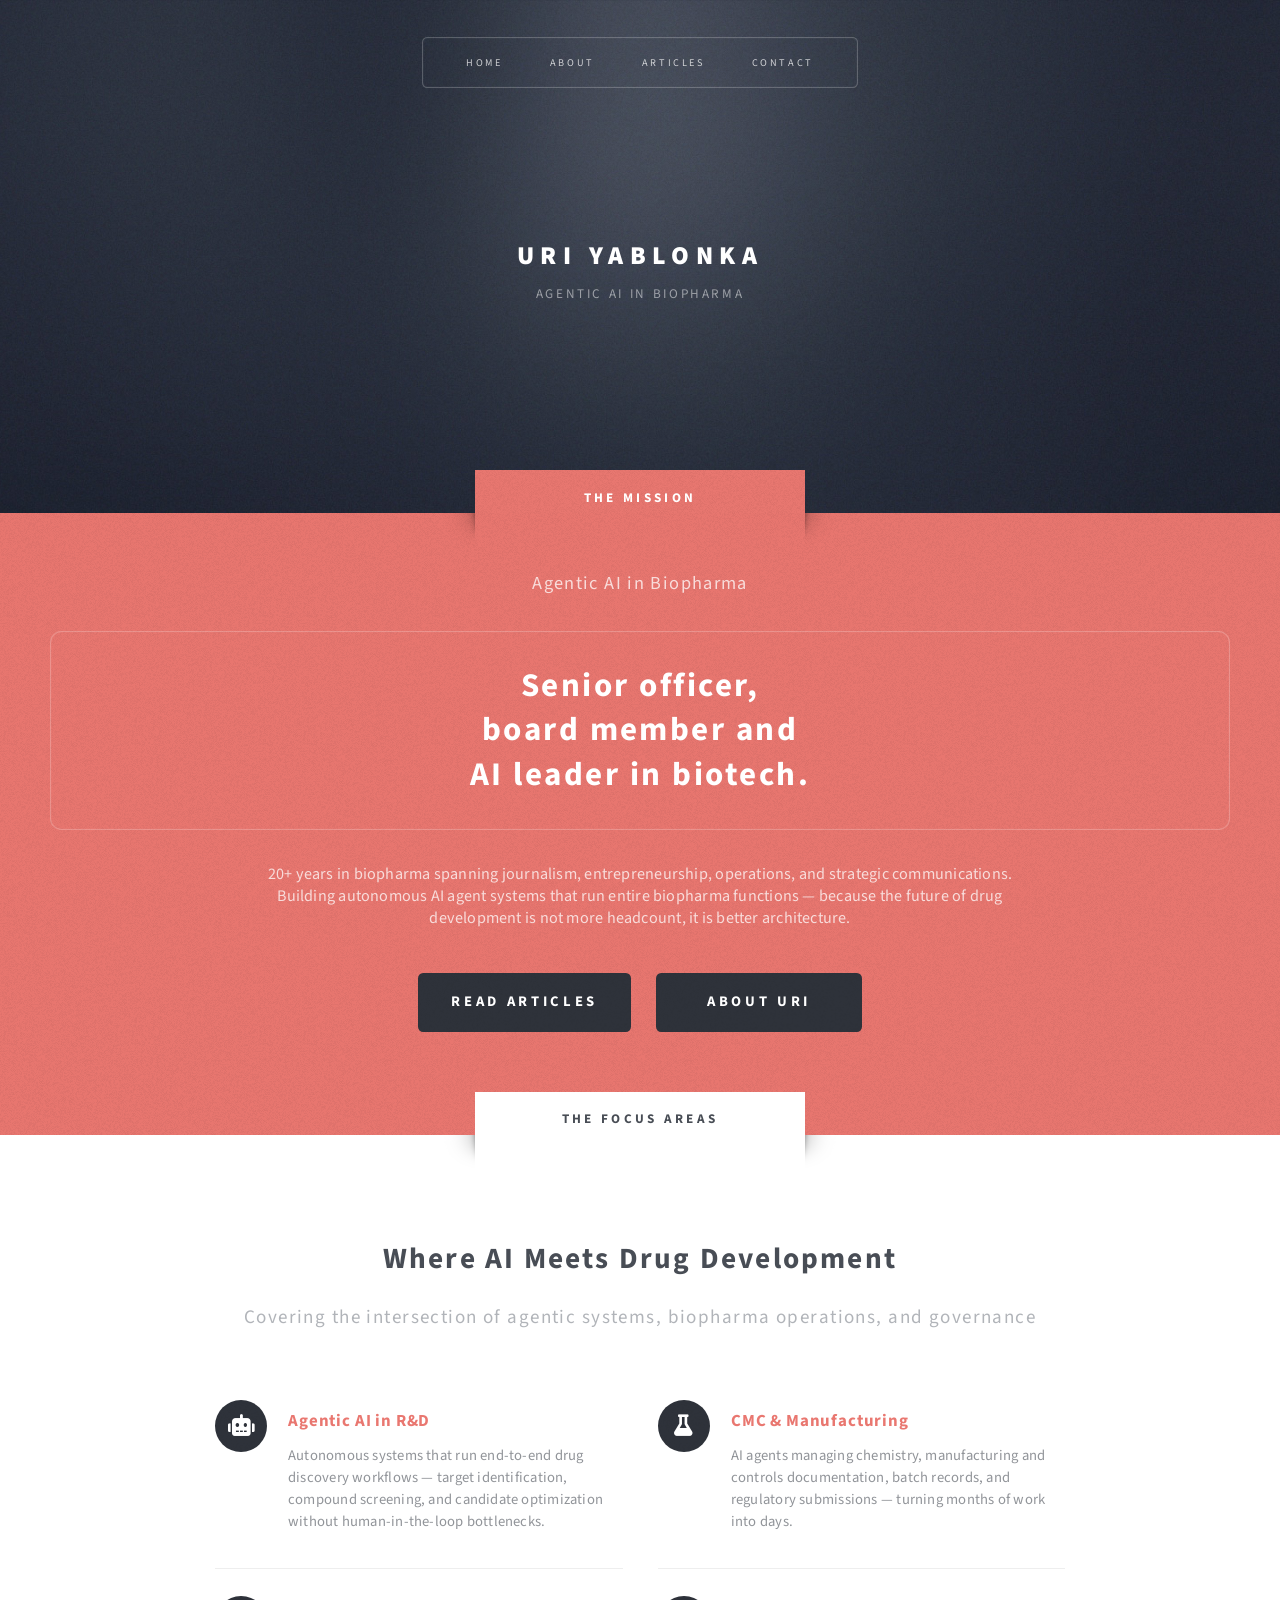
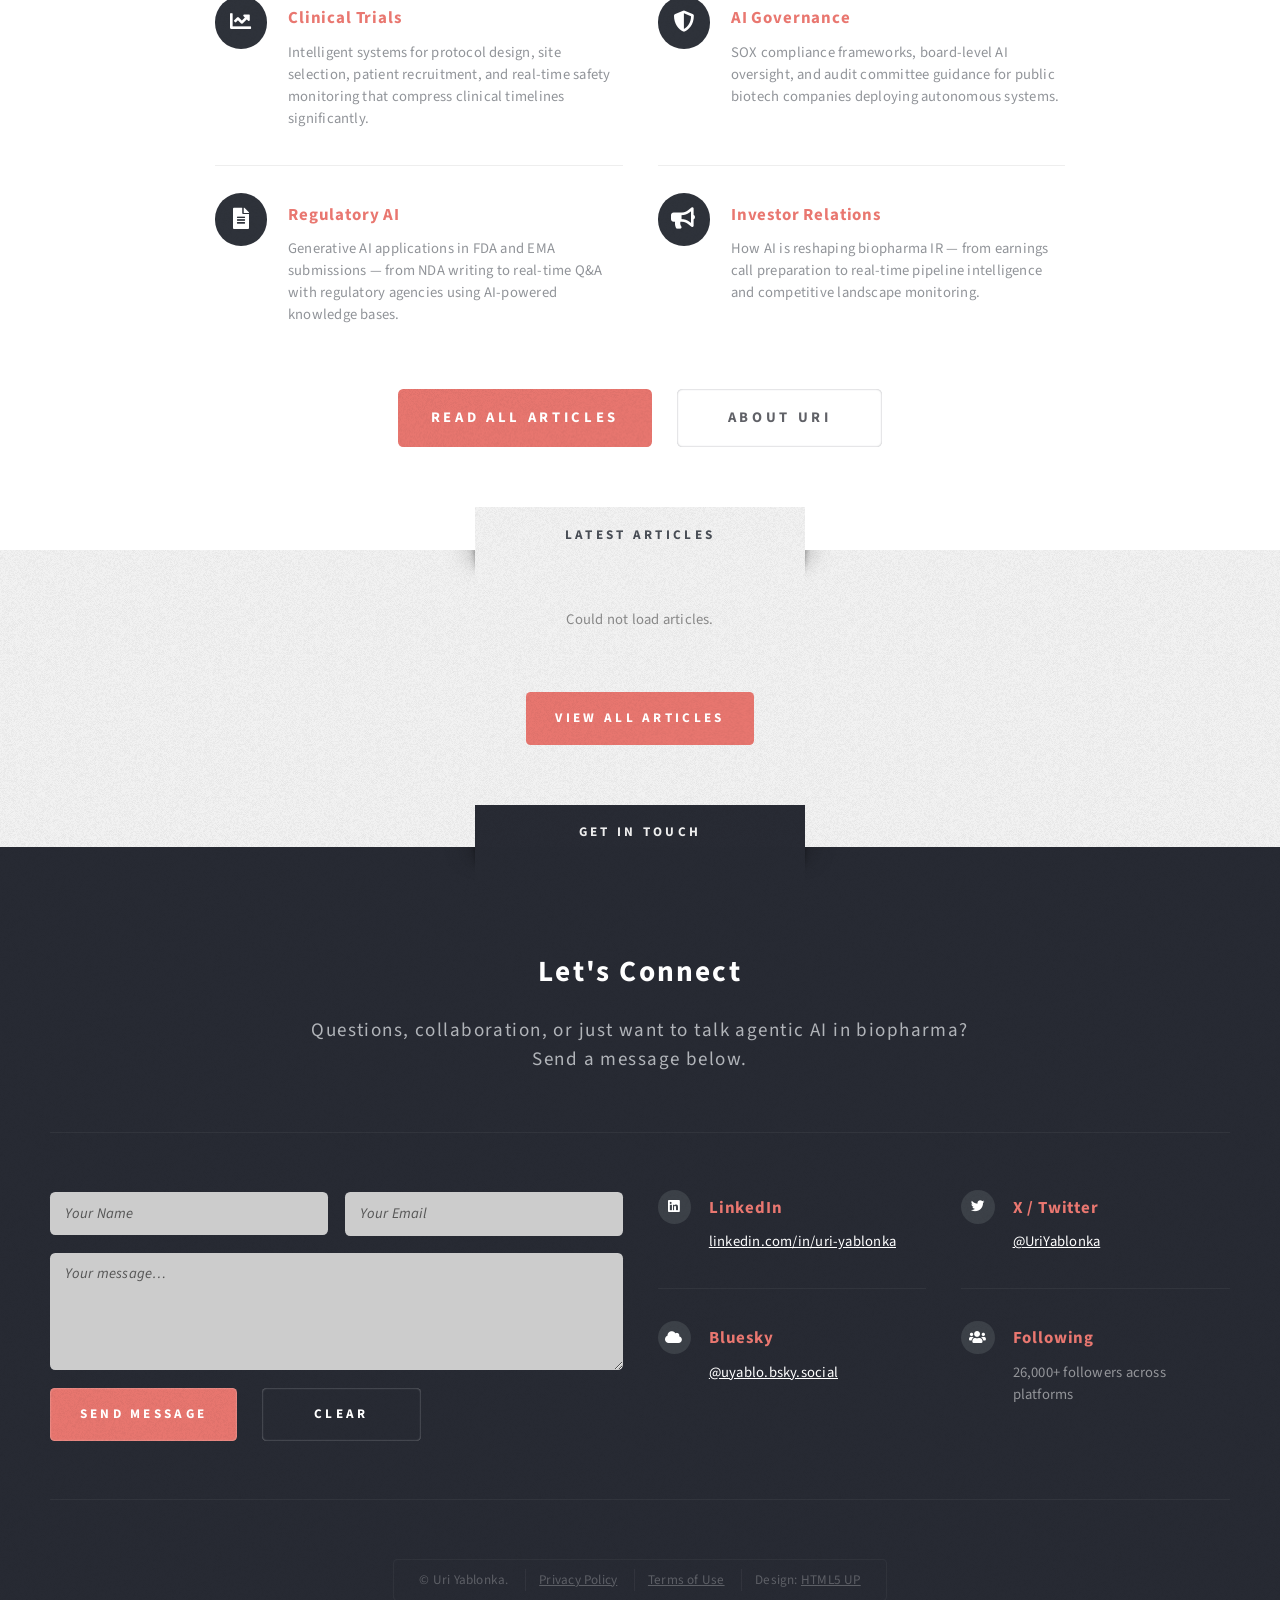
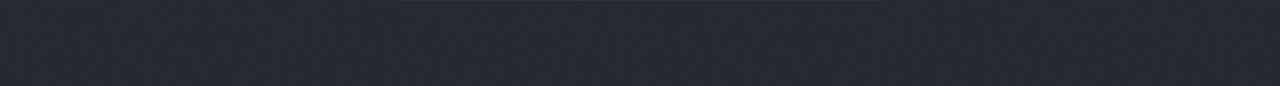
<file: index.html>
<!DOCTYPE HTML>
<html lang="en">
<head>
  <title>Uri Yablonka — Agentic AI in Biopharma</title>
  <meta charset="utf-8" />
  <meta name="viewport" content="width=device-width, initial-scale=1, user-scalable=no" />
  <meta name="description" content="Uri Yablonka — senior officer, board member and AI leader in biotech. Writing on agentic AI in biopharma, R&D, and the future of drug development." />
  <meta property="og:title" content="Uri Yablonka — Agentic AI in Biopharma" />
  <meta property="og:url" content="https://uriyablonka.com" />
  <link rel="canonical" href="https://uriyablonka.com/" />
  <link rel="stylesheet" href="assets/css/main.css" />
  <link rel="stylesheet" href="assets/css/custom.css" />
</head>
<body class="homepage is-preload">
<div id="page-wrapper">

  <section id="header" class="wrapper">
    <div id="logo">
      <h1><a href="index.html">Uri Yablonka</a></h1>
      <p>Agentic AI in Biopharma</p>
    </div>
    <nav id="nav">
      <ul>
        <li class="current"><a href="index.html">Home</a></li>
        <li><a href="about.html">About</a></li>
        <li><a href="articles.html">Articles</a></li>
        <li><a href="contact.html">Contact</a></li>
      </ul>
    </nav>
  </section>

  <section id="intro" class="wrapper style1">
    <div class="title">The Mission</div>
    <div class="container">
      <p class="style1">Agentic AI in Biopharma</p>
      <p class="style2">Senior officer,<br class="mobile-hide" />board member and<br class="mobile-hide" />AI leader in biotech.</p>
      <p class="style3">20+ years in biopharma spanning journalism, entrepreneurship, operations, and strategic communications.
      Building autonomous AI agent systems that run entire biopharma functions — because the future of drug development
      is not more headcount, it is better architecture.</p>
      <ul class="actions">
        <li><a href="articles.html" class="button style3 large">Read Articles</a></li>
        <li><a href="about.html" class="button style3 large">About Uri</a></li>
      </ul>
    </div>
  </section>

  <section id="main" class="wrapper style2">
    <div class="title">The Focus Areas</div>
    <div class="container">
      <section id="features">
        <header class="style1">
          <h2>Where AI Meets Drug Development</h2>
          <p>Covering the intersection of agentic systems, biopharma operations, and governance</p>
        </header>
        <div class="feature-list">
          <div class="row">
            <div class="col-6 col-12-medium"><section>
              <h3 class="icon solid fa-robot">Agentic AI in R&amp;D</h3>
              <p>Autonomous systems that run end-to-end drug discovery workflows — target identification, compound screening, and candidate optimization without human-in-the-loop bottlenecks.</p>
            </section></div>
            <div class="col-6 col-12-medium"><section>
              <h3 class="icon solid fa-flask">CMC &amp; Manufacturing</h3>
              <p>AI agents managing chemistry, manufacturing and controls documentation, batch records, and regulatory submissions — turning months of work into days.</p>
            </section></div>
            <div class="col-6 col-12-medium"><section>
              <h3 class="icon solid fa-chart-line">Clinical Trials</h3>
              <p>Intelligent systems for protocol design, site selection, patient recruitment, and real-time safety monitoring that compress clinical timelines significantly.</p>
            </section></div>
            <div class="col-6 col-12-medium"><section>
              <h3 class="icon solid fa-shield-alt">AI Governance</h3>
              <p>SOX compliance frameworks, board-level AI oversight, and audit committee guidance for public biotech companies deploying autonomous systems.</p>
            </section></div>
            <div class="col-6 col-12-medium"><section>
              <h3 class="icon solid fa-file-alt">Regulatory AI</h3>
              <p>Generative AI applications in FDA and EMA submissions — from NDA writing to real-time Q&amp;A with regulatory agencies using AI-powered knowledge bases.</p>
            </section></div>
            <div class="col-6 col-12-medium"><section>
              <h3 class="icon solid fa-bullhorn">Investor Relations</h3>
              <p>How AI is reshaping biopharma IR — from earnings call preparation to real-time pipeline intelligence and competitive landscape monitoring.</p>
            </section></div>
          </div>
        </div>
        <ul class="actions special">
          <li><a href="articles.html" class="button style1 large">Read All Articles</a></li>
          <li><a href="about.html" class="button style2 large">About Uri</a></li>
        </ul>
      </section>
    </div>
  </section>

  <section id="highlights" class="wrapper style3">
    <div class="title">Latest Articles</div>
    <div class="container">
      <div class="row aln-center" id="latest-articles">
        <p class="loading-msg" style="color:#888;width:100%;text-align:center">Loading articles…</p>
      </div>
      <ul class="actions special" style="margin-top:2rem">
        <li><a href="articles.html" class="button style1">View All Articles</a></li>
      </ul>
    </div>
  </section>

  <section id="footer" class="wrapper">
    <div class="title">Get in Touch</div>
    <div class="container">
      <header class="style1">
        <h2>Let's Connect</h2>
        <p>Questions, collaboration, or just want to talk agentic AI in biopharma?<br />Send a message below.</p>
      </header>
      <div class="row">
        <div class="col-6 col-12-medium">
          <section>
            <form id="contact-form">
              <div class="row gtr-50">
                <div class="col-6 col-12-small">
                  <input type="text" name="name" id="contact-name" placeholder="Your Name" required />
                </div>
                <div class="col-6 col-12-small">
                  <input type="email" name="email" id="contact-email" placeholder="Your Email" required />
                </div>
                <div class="col-12">
                  <textarea name="message" id="contact-message" placeholder="Your message…" rows="4" required></textarea>
                </div>
                <div class="col-12">
                  <ul class="actions">
                    <li><input type="submit" class="style1" value="Send Message" /></li>
                    <li><input type="reset" class="style2" value="Clear" /></li>
                  </ul>
                  <div id="form-notify" class="notify"></div>
                </div>
              </div>
            </form>
          </section>
        </div>
        <div class="col-6 col-12-medium">
          <section class="feature-list small">
            <div class="row">
              <div class="col-6 col-12-small"><section>
                <h3 class="icon brands fa-linkedin">LinkedIn</h3>
                <p><a href="https://www.linkedin.com/in/uri-yablonka-7bb59866/" target="_blank" rel="noopener">linkedin.com/in/uri-yablonka</a></p>
              </section></div>
              <div class="col-6 col-12-small"><section>
                <h3 class="icon brands fa-twitter">X / Twitter</h3>
                <p><a href="https://x.com/UriYablonka" target="_blank" rel="noopener">@UriYablonka</a></p>
              </section></div>
              <div class="col-6 col-12-small"><section>
                <h3 class="icon solid fa-cloud">Bluesky</h3>
                <p><a href="https://bsky.app/profile/uyablo.bsky.social" target="_blank" rel="noopener">@uyablo.bsky.social</a></p>
              </section></div>
              <div class="col-6 col-12-small"><section>
                <h3 class="icon solid fa-users">Following</h3>
                <p>26,000+ followers across platforms</p>
              </section></div>
            </div>
          </section>
        </div>
      </div>
      <div id="copyright">
        <ul>
          <li>&copy; Uri Yablonka.</li>
          <li><a href="privacy.html">Privacy Policy</a></li>
          <li><a href="terms.html">Terms of Use</a></li>
          <li>Design: <a href="http://html5up.net">HTML5 UP</a></li>
        </ul>
      </div>
    </div>
  </section>

</div>
<script src="assets/js/jquery.min.js"></script>
<script src="assets/js/jquery.dropotron.min.js"></script>
<script src="assets/js/browser.min.js"></script>
<script src="assets/js/breakpoints.min.js"></script>
<script src="assets/js/util.js"></script>
<script src="assets/js/main.js"></script>
<script src="assets/js/site.js"></script>
<script>
loadLatestArticles('latest-articles', 3);
initContactForm('contact-form', 'form-notify');
</script>
</body>
</html>
</file>
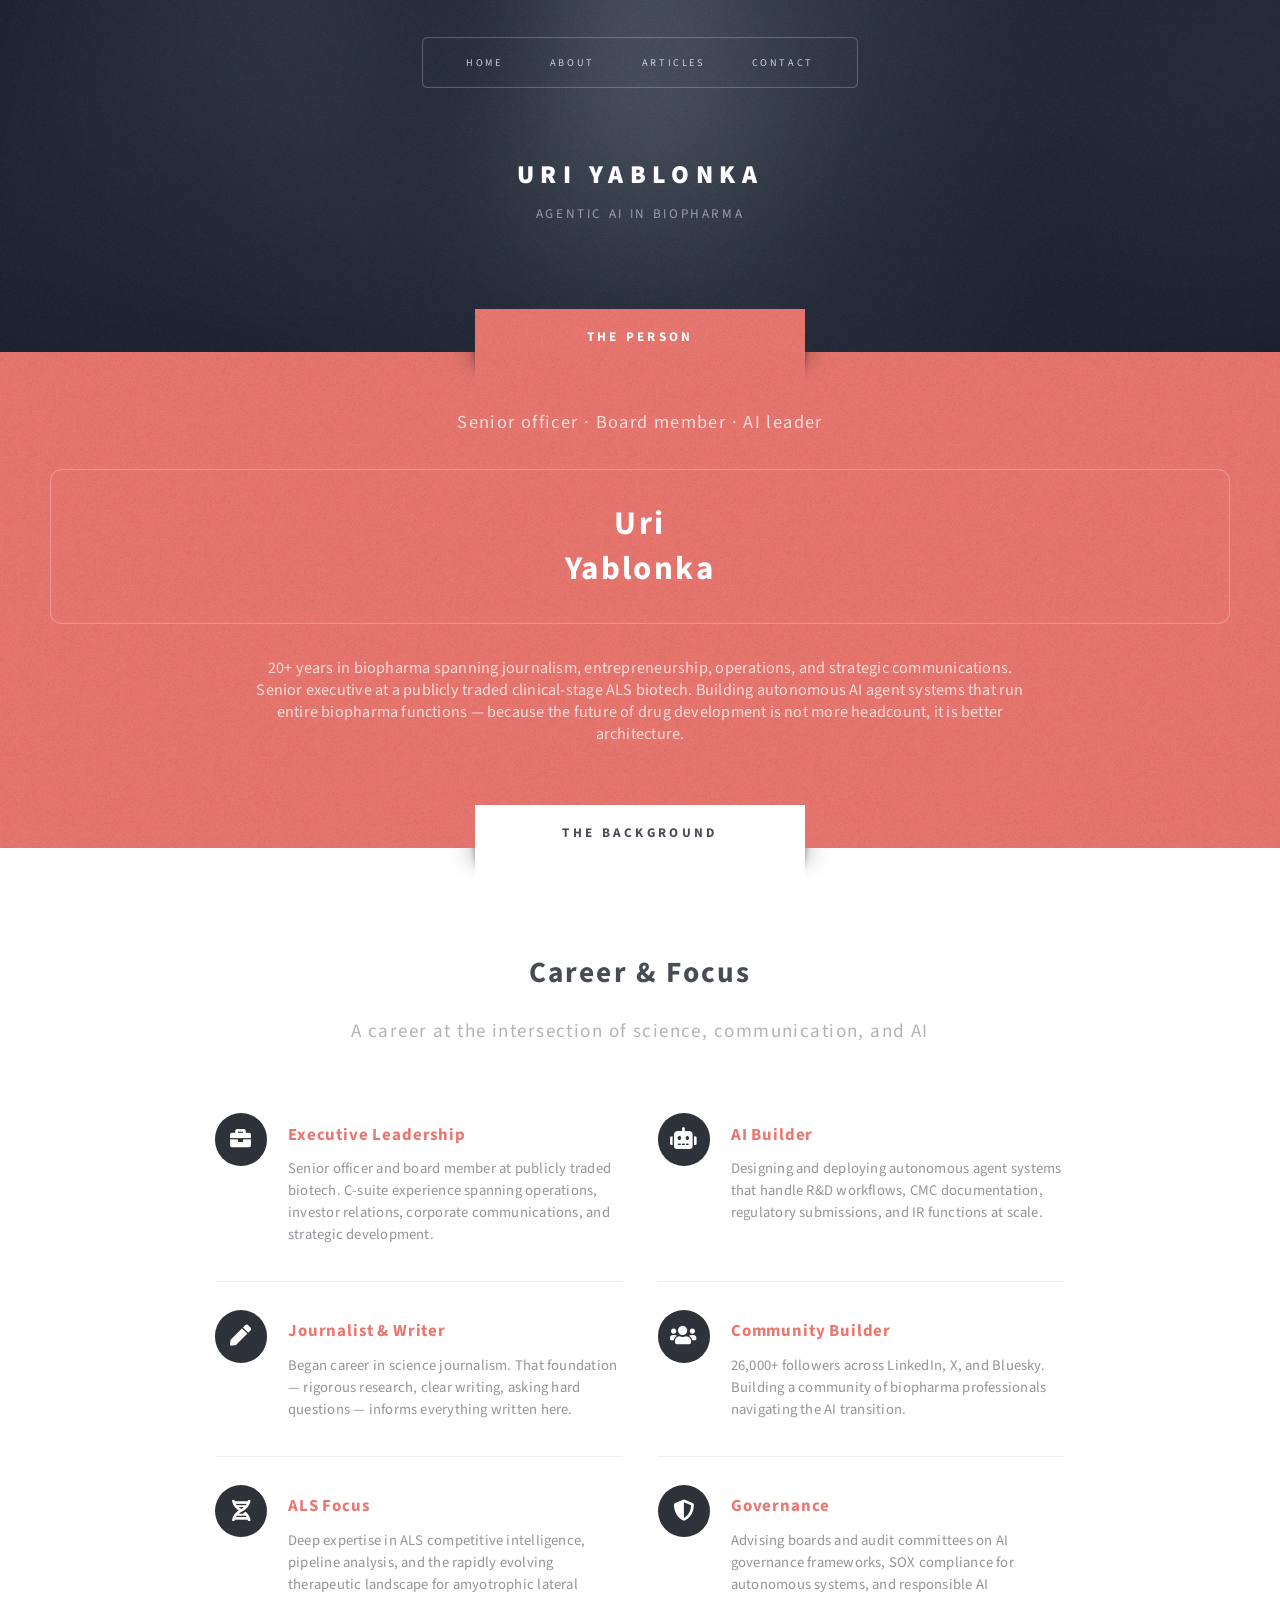
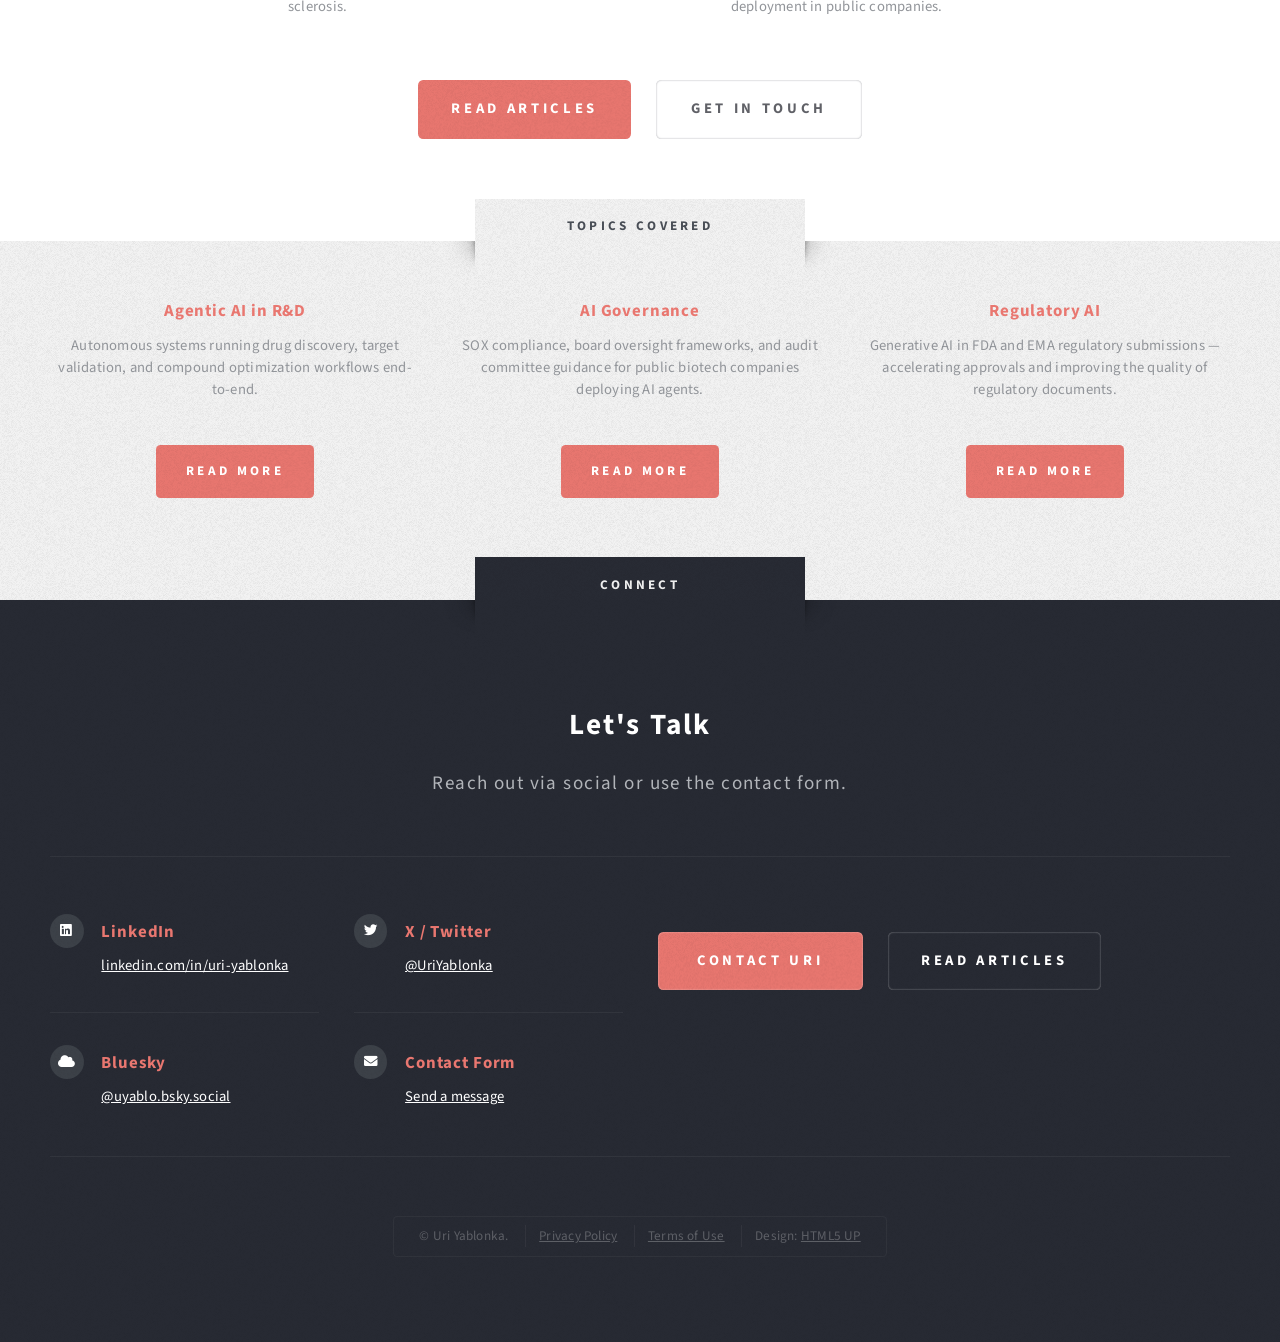
<file: about.html>
<!DOCTYPE HTML>
<html lang="en">
<head>
  <title>About — Uri Yablonka</title>
  <meta charset="utf-8" />
  <meta name="viewport" content="width=device-width, initial-scale=1, user-scalable=no" />
  <meta name="description" content="About Uri Yablonka — senior officer, board member and AI leader in biotech with 20+ years in biopharma." />
  <link rel="canonical" href="https://uriyablonka.com/about.html" />
  <link rel="stylesheet" href="assets/css/main.css" />
  <link rel="stylesheet" href="assets/css/custom.css" />
</head>
<body class="is-preload">
<div id="page-wrapper">

  <section id="header" class="wrapper">
    <div id="logo">
      <h1><a href="index.html">Uri Yablonka</a></h1>
      <p>Agentic AI in Biopharma</p>
    </div>
    <nav id="nav">
      <ul>
        <li><a href="index.html">Home</a></li>
        <li class="current"><a href="about.html">About</a></li>
        <li><a href="articles.html">Articles</a></li>
        <li><a href="contact.html">Contact</a></li>
      </ul>
    </nav>
  </section>

  <section id="intro" class="wrapper style1">
    <div class="title">The Person</div>
    <div class="container">
      <p class="style1">Senior officer · Board member · AI leader</p>
      <p class="style2">Uri<br class="mobile-hide" />Yablonka</p>
      <p class="style3">20+ years in biopharma spanning journalism, entrepreneurship, operations, and strategic communications.
      Senior executive at a publicly traded clinical-stage ALS biotech.
      Building autonomous AI agent systems that run entire biopharma functions — because the future of drug development
      is not more headcount, it is better architecture.</p>
    </div>
  </section>

  <section id="main" class="wrapper style2">
    <div class="title">The Background</div>
    <div class="container">
      <section id="features">
        <header class="style1">
          <h2>Career &amp; Focus</h2>
          <p>A career at the intersection of science, communication, and AI</p>
        </header>
        <div class="feature-list">
          <div class="row">
            <div class="col-6 col-12-medium"><section>
              <h3 class="icon solid fa-briefcase">Executive Leadership</h3>
              <p>Senior officer and board member at publicly traded biotech. C-suite experience spanning operations, investor relations, corporate communications, and strategic development.</p>
            </section></div>
            <div class="col-6 col-12-medium"><section>
              <h3 class="icon solid fa-robot">AI Builder</h3>
              <p>Designing and deploying autonomous agent systems that handle R&amp;D workflows, CMC documentation, regulatory submissions, and IR functions at scale.</p>
            </section></div>
            <div class="col-6 col-12-medium"><section>
              <h3 class="icon solid fa-pen">Journalist &amp; Writer</h3>
              <p>Began career in science journalism. That foundation — rigorous research, clear writing, asking hard questions — informs everything written here.</p>
            </section></div>
            <div class="col-6 col-12-medium"><section>
              <h3 class="icon solid fa-users">Community Builder</h3>
              <p>26,000+ followers across LinkedIn, X, and Bluesky. Building a community of biopharma professionals navigating the AI transition.</p>
            </section></div>
            <div class="col-6 col-12-medium"><section>
              <h3 class="icon solid fa-dna">ALS Focus</h3>
              <p>Deep expertise in ALS competitive intelligence, pipeline analysis, and the rapidly evolving therapeutic landscape for amyotrophic lateral sclerosis.</p>
            </section></div>
            <div class="col-6 col-12-medium"><section>
              <h3 class="icon solid fa-shield-alt">Governance</h3>
              <p>Advising boards and audit committees on AI governance frameworks, SOX compliance for autonomous systems, and responsible AI deployment in public companies.</p>
            </section></div>
          </div>
        </div>
        <ul class="actions special">
          <li><a href="articles.html" class="button style1 large">Read Articles</a></li>
          <li><a href="contact.html" class="button style2 large">Get in Touch</a></li>
        </ul>
      </section>
    </div>
  </section>

  <section id="highlights" class="wrapper style3">
    <div class="title">Topics Covered</div>
    <div class="container">
      <div class="row aln-center">
        <div class="col-4 col-12-medium"><section class="highlight">
          <h3>Agentic AI in R&amp;D</h3>
          <p>Autonomous systems running drug discovery, target validation, and compound optimization workflows end-to-end.</p>
          <ul class="actions"><li><a href="articles.html" class="button style1">Read More</a></li></ul>
        </section></div>
        <div class="col-4 col-12-medium"><section class="highlight">
          <h3>AI Governance</h3>
          <p>SOX compliance, board oversight frameworks, and audit committee guidance for public biotech companies deploying AI agents.</p>
          <ul class="actions"><li><a href="articles.html" class="button style1">Read More</a></li></ul>
        </section></div>
        <div class="col-4 col-12-medium"><section class="highlight">
          <h3>Regulatory AI</h3>
          <p>Generative AI in FDA and EMA regulatory submissions — accelerating approvals and improving the quality of regulatory documents.</p>
          <ul class="actions"><li><a href="articles.html" class="button style1">Read More</a></li></ul>
        </section></div>
      </div>
    </div>
  </section>

  <section id="footer" class="wrapper">
    <div class="title">Connect</div>
    <div class="container">
      <header class="style1">
        <h2>Let's Talk</h2>
        <p>Reach out via social or use the contact form.</p>
      </header>
      <div class="row">
        <div class="col-6 col-12-medium">
          <section class="feature-list small">
            <div class="row">
              <div class="col-6 col-12-small"><section>
                <h3 class="icon brands fa-linkedin">LinkedIn</h3>
                <p><a href="https://www.linkedin.com/in/uri-yablonka-7bb59866/" target="_blank" rel="noopener">linkedin.com/in/uri-yablonka</a></p>
              </section></div>
              <div class="col-6 col-12-small"><section>
                <h3 class="icon brands fa-twitter">X / Twitter</h3>
                <p><a href="https://x.com/UriYablonka" target="_blank" rel="noopener">@UriYablonka</a></p>
              </section></div>
              <div class="col-6 col-12-small"><section>
                <h3 class="icon solid fa-cloud">Bluesky</h3>
                <p><a href="https://bsky.app/profile/uyablo.bsky.social" target="_blank" rel="noopener">@uyablo.bsky.social</a></p>
              </section></div>
              <div class="col-6 col-12-small"><section>
                <h3 class="icon solid fa-envelope">Contact Form</h3>
                <p><a href="contact.html">Send a message</a></p>
              </section></div>
            </div>
          </section>
        </div>
        <div class="col-6 col-12-medium">
          <section>
            <ul class="actions" style="margin-top:1rem">
              <li><a href="contact.html" class="button style1 large">Contact Uri</a></li>
              <li><a href="articles.html" class="button style2 large">Read Articles</a></li>
            </ul>
          </section>
        </div>
      </div>
      <div id="copyright">
        <ul>
          <li>&copy; Uri Yablonka.</li>
          <li><a href="privacy.html">Privacy Policy</a></li>
          <li><a href="terms.html">Terms of Use</a></li>
          <li>Design: <a href="http://html5up.net">HTML5 UP</a></li>
        </ul>
      </div>
    </div>
  </section>

</div>
<script src="assets/js/jquery.min.js"></script>
<script src="assets/js/jquery.dropotron.min.js"></script>
<script src="assets/js/browser.min.js"></script>
<script src="assets/js/breakpoints.min.js"></script>
<script src="assets/js/util.js"></script>
<script src="assets/js/main.js"></script>
</body>
</html>
</file>
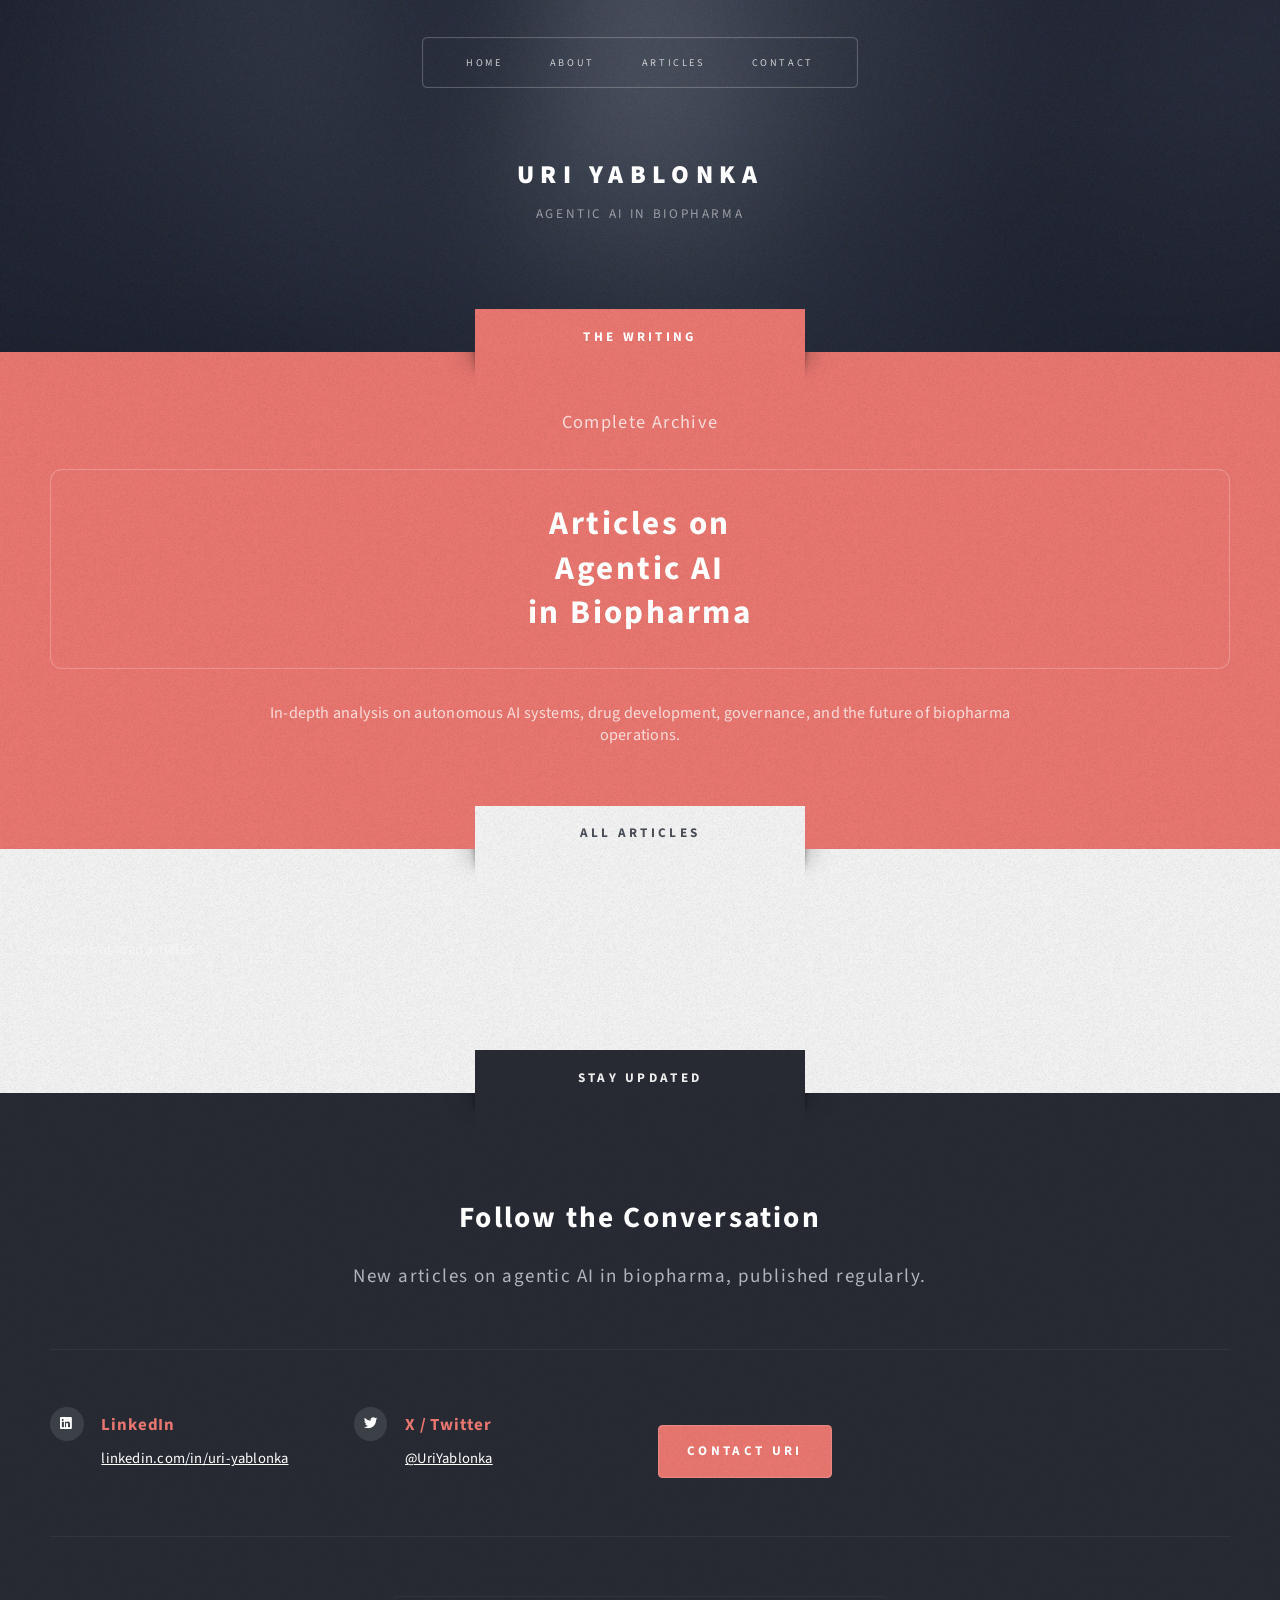
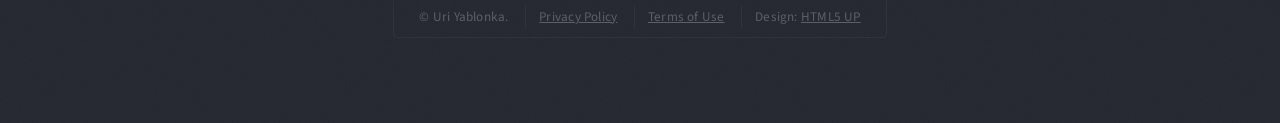
<file: article.html>
<!DOCTYPE HTML>
<html lang="en">
<head>
  <title>Article — Uri Yablonka</title>
  <meta charset="utf-8" />
  <meta name="viewport" content="width=device-width, initial-scale=1, user-scalable=no" />
  <link rel="stylesheet" href="assets/css/main.css" />
  <link rel="stylesheet" href="assets/css/custom.css" />
  <style>
    #article-section { background: #fff; padding: 4rem 0; }
    #article-section .container { max-width: 900px; }
    .article-meta { font-family: 'Raleway', sans-serif; font-weight: 600; font-size: 0.65rem;
      letter-spacing: 0.16em; text-transform: uppercase; color: #888; margin-bottom: 1.5rem; }
    #article-title { font-family: 'Raleway', sans-serif; font-weight: 800; font-size: clamp(1.75rem, 4vw, 2.75rem);
      line-height: 1.15; color: #0d1117; margin-bottom: 1rem; }
    .article-excerpt { font-size: 1.15rem; color: rgba(0,0,0,0.55); line-height: 1.7;
      font-family: 'Source Sans 3', sans-serif; margin-bottom: 2rem; border-bottom: 2px solid #49fcd4; padding-bottom: 2rem; }
  </style>
</head>
<body class="is-preload">
<div id="page-wrapper">

  <section id="header" class="wrapper">
    <div id="logo">
      <h1><a href="index.html">Uri Yablonka</a></h1>
      <p>Agentic AI in Biopharma</p>
    </div>
    <nav id="nav">
      <ul>
        <li><a href="index.html">Home</a></li>
        <li><a href="about.html">About</a></li>
        <li class="current"><a href="articles.html">Articles</a></li>
        <li><a href="contact.html">Contact</a></li>
      </ul>
    </nav>
  </section>

  <section id="article-section">
    <div class="container">
      <div id="article-loading" class="loading-msg" style="color:#888">Loading article…</div>
      <div id="article-content" style="display:none">
        <p style="margin-bottom:1.5rem"><a href="articles.html" style="color:#49fcd4;font-family:Raleway,sans-serif;font-size:0.7rem;font-weight:600;letter-spacing:0.12em;text-transform:uppercase">&larr; All Articles</a></p>
        <div id="article-chip" class="article-header-chip"></div>
        <div id="article-title"></div>
        <div id="article-excerpt" class="article-excerpt"></div>
        <div id="article-meta" class="article-meta"></div>
        <div id="article-body" class="article-body"></div>
        <div style="margin-top:3rem;padding-top:2rem;border-top:1px solid #eee">
          <a href="articles.html" class="button style1">← Back to Articles</a>
        </div>
      </div>
      <div id="article-error" style="display:none;color:#888;padding:4rem 0">
        <p>Article not found. <a href="articles.html" style="color:#49fcd4">Browse all articles.</a></p>
      </div>
    </div>
  </section>

  <section id="footer" class="wrapper">
    <div class="title">Keep Reading</div>
    <div class="container">
      <header class="style1">
        <h2>More Articles</h2>
        <p>Explore the full archive on agentic AI in biopharma.</p>
      </header>
      <ul class="actions special">
        <li><a href="articles.html" class="button style1 large">All Articles</a></li>
        <li><a href="contact.html" class="button style2 large">Get in Touch</a></li>
      </ul>
      <div id="copyright">
        <ul>
          <li>&copy; Uri Yablonka.</li>
          <li><a href="privacy.html">Privacy Policy</a></li>
          <li><a href="terms.html">Terms of Use</a></li>
          <li>Design: <a href="http://html5up.net">HTML5 UP</a></li>
        </ul>
      </div>
    </div>
  </section>

</div>
<script src="assets/js/jquery.min.js"></script>
<script src="assets/js/jquery.dropotron.min.js"></script>
<script src="assets/js/browser.min.js"></script>
<script src="assets/js/breakpoints.min.js"></script>
<script src="assets/js/util.js"></script>
<script src="assets/js/main.js"></script>
<script src="assets/js/site.js"></script>
<script>
var params = new URLSearchParams(window.location.search);
var slug = params.get('slug');
if (!slug) {
  window.location.href = 'articles.html';
} else {
  sbFetch('articles?select=*&slug=eq.' + encodeURIComponent(slug) + '&status=eq.published&limit=1')
    .then(function(data) {
      document.getElementById('article-loading').style.display = 'none';
      if (!data || data.length === 0) {
        document.getElementById('article-error').style.display = 'block';
        return;
      }
      var a = data[0];
      document.title = a.title + ' — Uri Yablonka';
      if (a.category) {
        document.getElementById('article-chip').textContent = a.category;
        document.getElementById('article-chip').style.display = 'inline-block';
      }
      document.getElementById('article-title').innerHTML = '<h1 id="article-title" style="font-family:Raleway,sans-serif;font-weight:800;font-size:clamp(1.75rem,4vw,2.75rem);line-height:1.15;color:#0d1117;margin-bottom:1rem">' + escHtml(a.title) + '</h1>';
      if (a.excerpt) document.getElementById('article-excerpt').textContent = a.excerpt;
      document.getElementById('article-meta').textContent = (a.author ? a.author + ' · ' : '') + fmtDate(a.published_at);
      var bodyEl = document.getElementById('article-body');
      if (a.content) {
        bodyEl.innerHTML = a.content;
      } else {
        bodyEl.textContent = 'Full article content not available.';
      }
      document.getElementById('article-content').style.display = 'block';
    })
    .catch(function() {
      document.getElementById('article-loading').style.display = 'none';
      document.getElementById('article-error').style.display = 'block';
    });
}
</script>
</body>
</html>
</file>
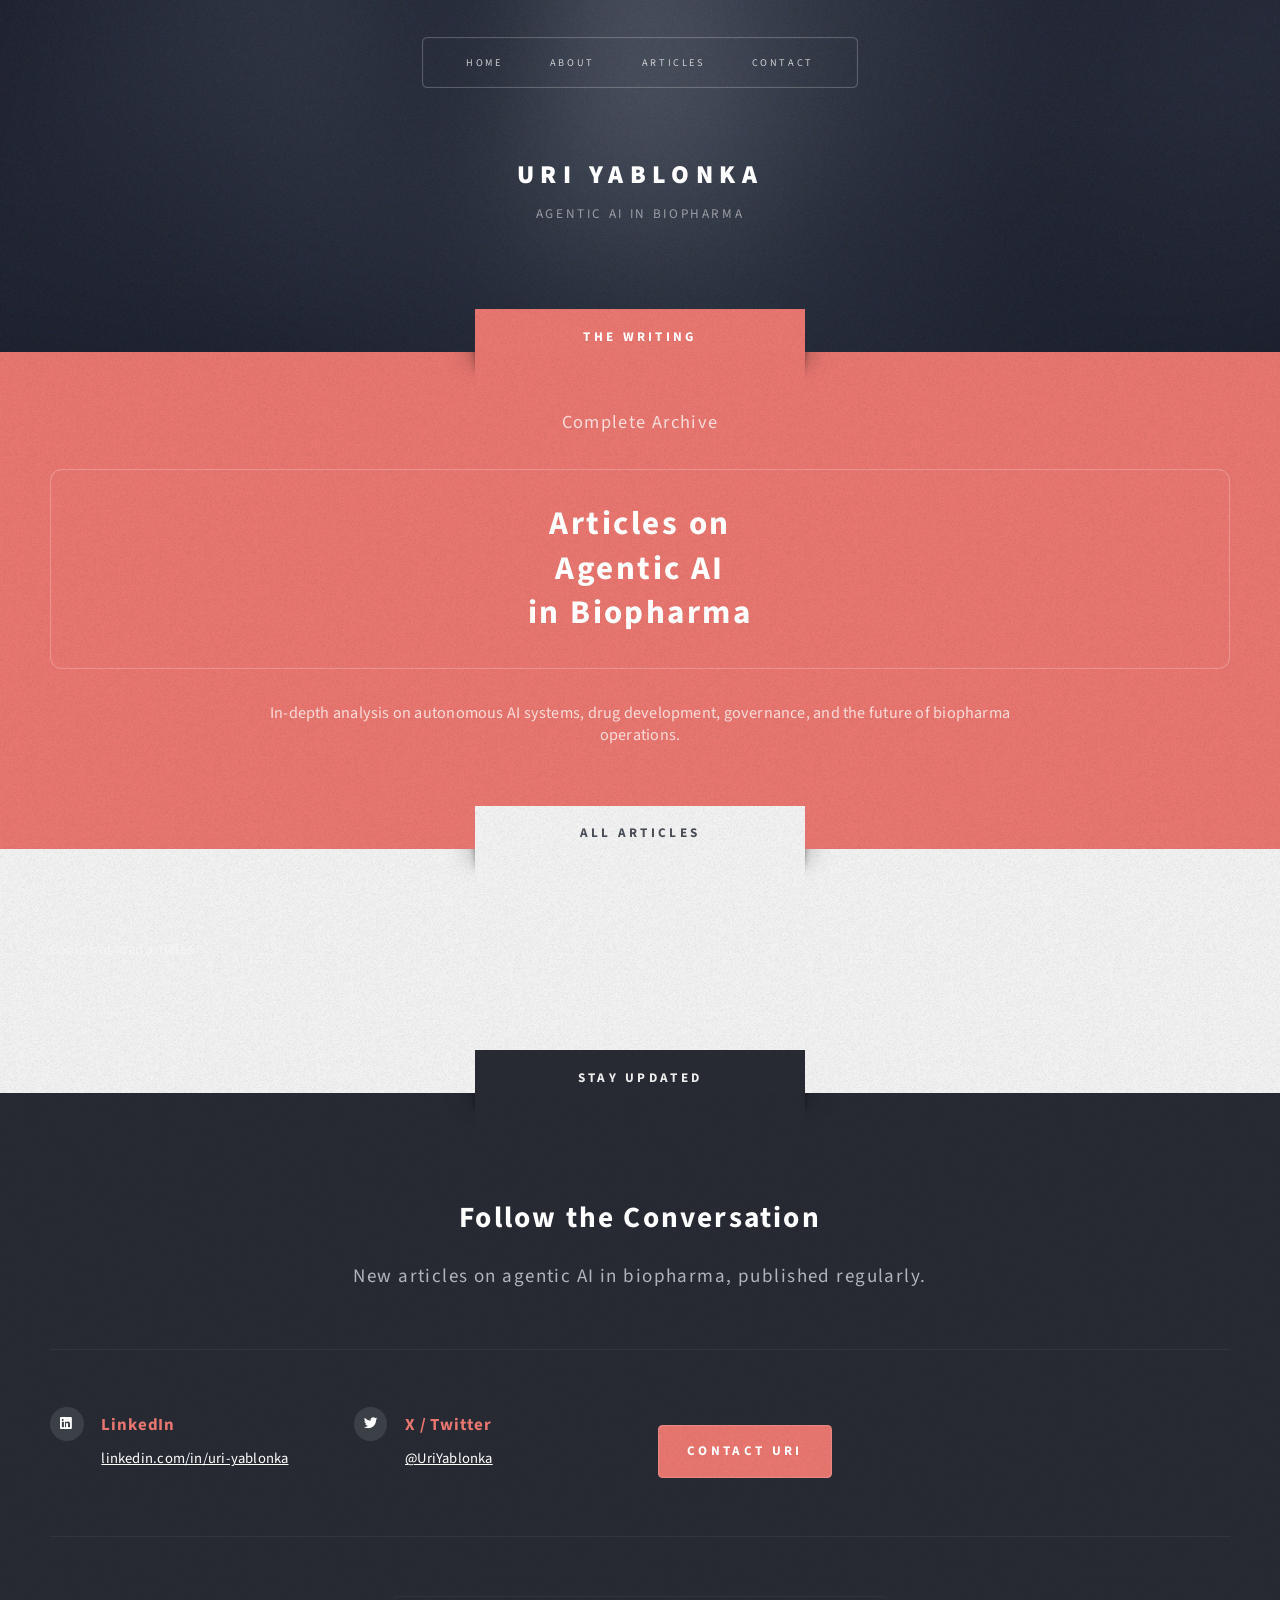
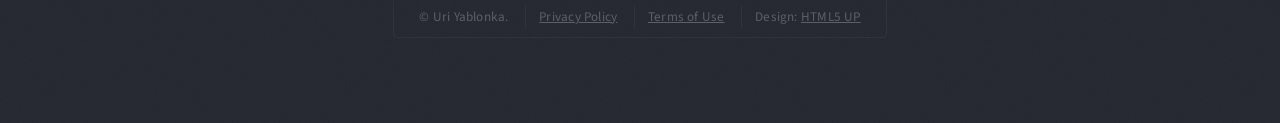
<file: articles.html>
<!DOCTYPE HTML>
<html lang="en">
<head>
  <title>Articles — Uri Yablonka</title>
  <meta charset="utf-8" />
  <meta name="viewport" content="width=device-width, initial-scale=1, user-scalable=no" />
  <meta name="description" content="Articles by Uri Yablonka on agentic AI in biopharma, CMC, R&D, clinical trials, AI governance, and regulatory AI." />
  <link rel="canonical" href="https://uriyablonka.com/articles.html" />
  <link rel="stylesheet" href="assets/css/main.css" />
  <link rel="stylesheet" href="assets/css/custom.css" />
</head>
<body class="is-preload">
<div id="page-wrapper">

  <section id="header" class="wrapper">
    <div id="logo">
      <h1><a href="index.html">Uri Yablonka</a></h1>
      <p>Agentic AI in Biopharma</p>
    </div>
    <nav id="nav">
      <ul>
        <li><a href="index.html">Home</a></li>
        <li><a href="about.html">About</a></li>
        <li class="current"><a href="articles.html">Articles</a></li>
        <li><a href="contact.html">Contact</a></li>
      </ul>
    </nav>
  </section>

  <section id="intro" class="wrapper style1">
    <div class="title">The Writing</div>
    <div class="container">
      <p class="style1">Complete Archive</p>
      <p class="style2">Articles on<br class="mobile-hide" />Agentic AI<br class="mobile-hide" />in Biopharma</p>
      <p class="style3">In-depth analysis on autonomous AI systems, drug development, governance, and the future of biopharma operations.</p>
    </div>
  </section>

  <section id="main" class="wrapper style3">
    <div class="title">All Articles</div>
    <div class="container">
      <div id="cat-filters" class="cat-filters"></div>
      <div id="articles-container" class="article-grid">
        <p class="loading-msg">Loading articles…</p>
      </div>
    </div>
  </section>

  <section id="footer" class="wrapper">
    <div class="title">Stay Updated</div>
    <div class="container">
      <header class="style1">
        <h2>Follow the Conversation</h2>
        <p>New articles on agentic AI in biopharma, published regularly.</p>
      </header>
      <div class="row">
        <div class="col-6 col-12-medium">
          <section class="feature-list small">
            <div class="row">
              <div class="col-6 col-12-small"><section>
                <h3 class="icon brands fa-linkedin">LinkedIn</h3>
                <p><a href="https://www.linkedin.com/in/uri-yablonka-7bb59866/" target="_blank" rel="noopener">linkedin.com/in/uri-yablonka</a></p>
              </section></div>
              <div class="col-6 col-12-small"><section>
                <h3 class="icon brands fa-twitter">X / Twitter</h3>
                <p><a href="https://x.com/UriYablonka" target="_blank" rel="noopener">@UriYablonka</a></p>
              </section></div>
            </div>
          </section>
        </div>
        <div class="col-6 col-12-medium">
          <ul class="actions" style="margin-top:1rem">
            <li><a href="contact.html" class="button style1">Contact Uri</a></li>
          </ul>
        </div>
      </div>
      <div id="copyright">
        <ul>
          <li>&copy; Uri Yablonka.</li>
          <li><a href="privacy.html">Privacy Policy</a></li>
          <li><a href="terms.html">Terms of Use</a></li>
          <li>Design: <a href="http://html5up.net">HTML5 UP</a></li>
        </ul>
      </div>
    </div>
  </section>

</div>
<script src="assets/js/jquery.min.js"></script>
<script src="assets/js/jquery.dropotron.min.js"></script>
<script src="assets/js/browser.min.js"></script>
<script src="assets/js/breakpoints.min.js"></script>
<script src="assets/js/util.js"></script>
<script src="assets/js/main.js"></script>
<script src="assets/js/site.js"></script>
<script>
var allArticles = [];
var activeCategory = null;

// Check for ?cat= param from homepage topic links
var urlParams = new URLSearchParams(window.location.search);
var catParam = urlParams.get('cat');

sbFetch('articles?select=title,slug,excerpt,category,published_at&status=eq.published&order=published_at.desc&limit=100')
  .then(function(articles) {
    allArticles = articles || [];
    buildCatFilters();
    // If a category was passed in the URL, try to match it fuzzy (case-insensitive partial match)
    if (catParam) {
      var matched = allArticles.find(function(a) {
        return a.category && a.category.toLowerCase().indexOf(catParam.toLowerCase()) >= 0;
      });
      if (matched) {
        activeCategory = matched.category;
        renderArticles(allArticles.filter(function(a) { return a.category === activeCategory; }));
        // Mark the matching filter button active
        document.querySelectorAll('.cat-btn').forEach(function(b) {
          b.classList.toggle('active', b.getAttribute('data-cat') === activeCategory);
        });
        return;
      }
    }
    renderArticles(allArticles);
  })
  .catch(function() {
    document.getElementById('articles-container').innerHTML = '<p style="color:rgba(255,255,255,0.4)">Could not load articles.</p>';
  });

function buildCatFilters() {
  var cats = ['All'];
  allArticles.forEach(function(a) { if (a.category && cats.indexOf(a.category) < 0) cats.push(a.category); });
  if (cats.length <= 2) return;
  var el = document.getElementById('cat-filters');
  el.innerHTML = cats.map(function(c) {
    return '<button class="cat-btn' + (c === 'All' ? ' active' : '') + '" data-cat="' + escHtml(c) + '">' + escHtml(c) + '</button>';
  }).join('');
  el.addEventListener('click', function(e) {
    if (!e.target.classList.contains('cat-btn')) return;
    document.querySelectorAll('.cat-btn').forEach(function(b) { b.classList.remove('active'); });
    e.target.classList.add('active');
    var cat = e.target.getAttribute('data-cat');
    activeCategory = cat === 'All' ? null : cat;
    var filtered = activeCategory ? allArticles.filter(function(a) { return a.category === activeCategory; }) : allArticles;
    renderArticles(filtered);
  });
}

function renderArticles(articles) {
  var el = document.getElementById('articles-container');
  if (!articles || articles.length === 0) {
    el.innerHTML = '<p style="color:rgba(255,255,255,0.4)">No articles in this category yet.</p>';
    return;
  }
  el.innerHTML = articles.map(function(a) {
    return '<a href="article.html?slug=' + encodeURIComponent(a.slug) + '" class="article-card">' +
      (a.category ? '<div class="cat">' + escHtml(a.category) + '</div>' : '') +
      '<h3>' + escHtml(a.title) + '</h3>' +
      '<p>' + escHtml((a.excerpt||'').substring(0,160)) + ((a.excerpt||'').length>160?'…':'') + '</p>' +
      '<div class="meta">' + fmtDate(a.published_at) + '</div>' +
      '</a>';
  }).join('');
}
</script>
</body>
</html>
</file>
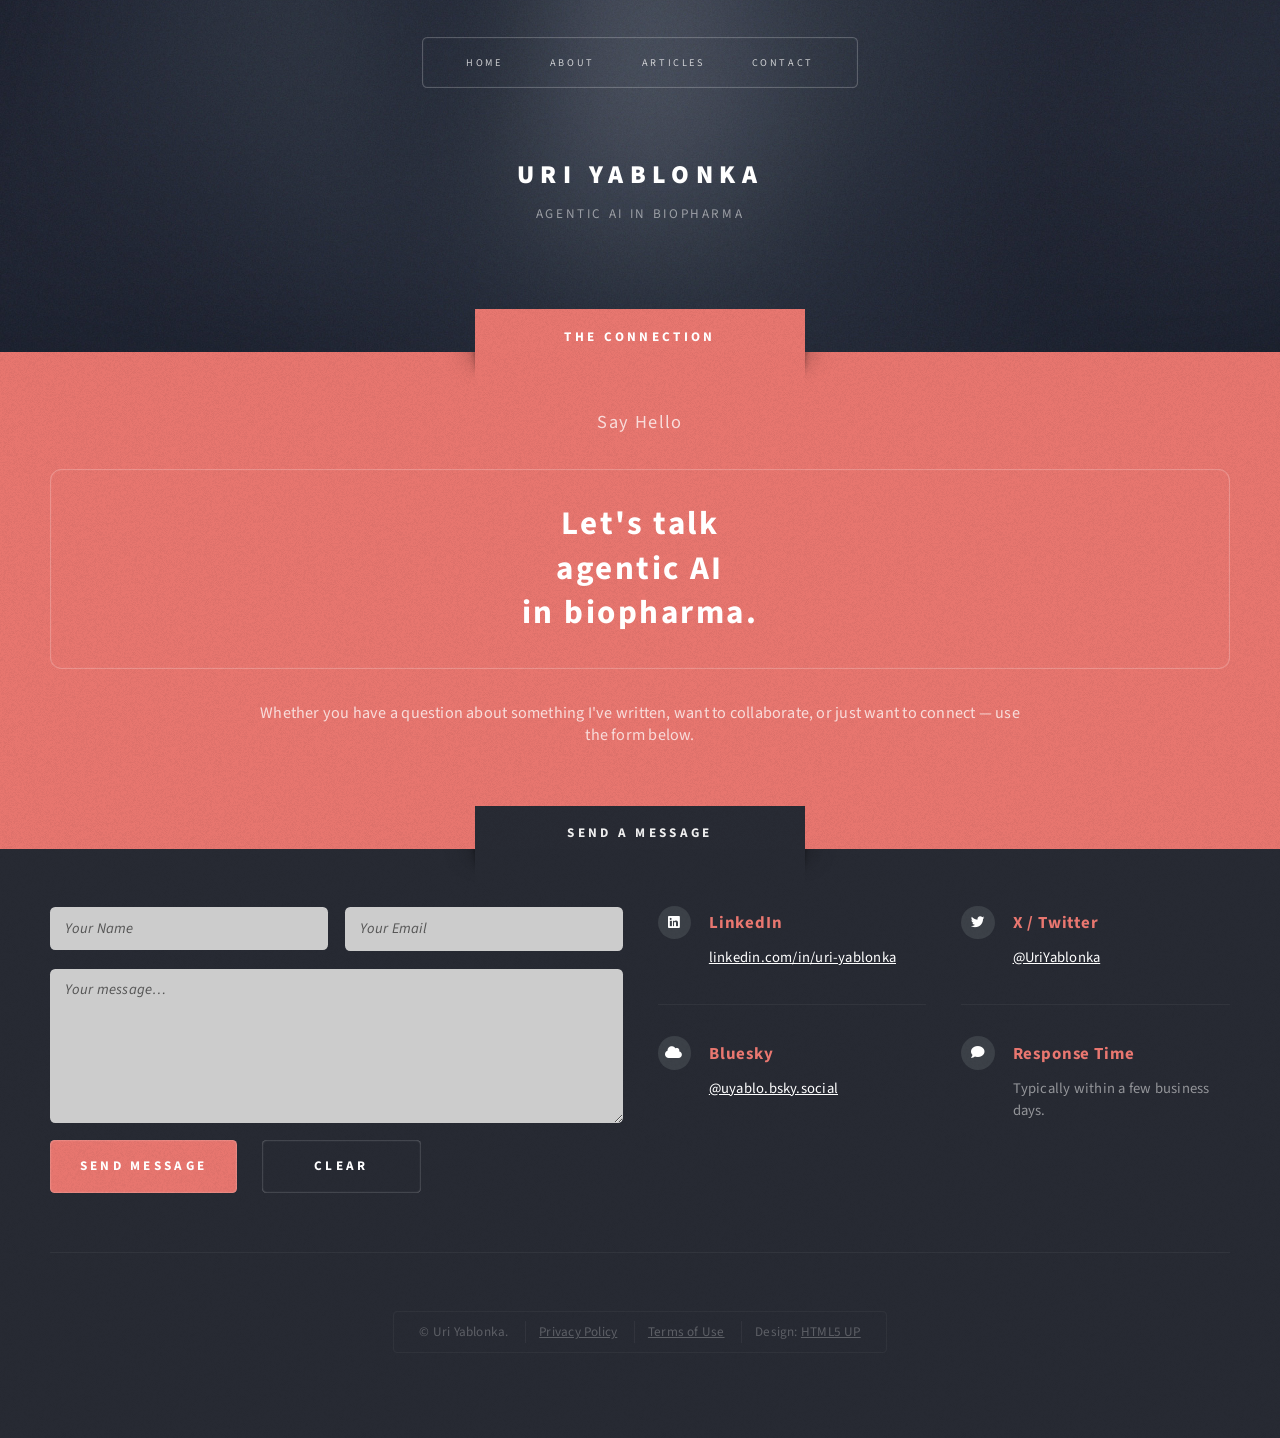
<file: contact.html>
<!DOCTYPE HTML>
<html lang="en">
<head>
  <title>Contact — Uri Yablonka</title>
  <meta charset="utf-8" />
  <meta name="viewport" content="width=device-width, initial-scale=1, user-scalable=no" />
  <meta name="description" content="Get in touch with Uri Yablonka — questions, collaboration, or conversation about agentic AI in biopharma." />
  <link rel="canonical" href="https://uriyablonka.com/contact.html" />
  <link rel="stylesheet" href="assets/css/main.css" />
  <link rel="stylesheet" href="assets/css/custom.css" />
</head>
<body class="is-preload">
<div id="page-wrapper">

  <section id="header" class="wrapper">
    <div id="logo">
      <h1><a href="index.html">Uri Yablonka</a></h1>
      <p>Agentic AI in Biopharma</p>
    </div>
    <nav id="nav">
      <ul>
        <li><a href="index.html">Home</a></li>
        <li><a href="about.html">About</a></li>
        <li><a href="articles.html">Articles</a></li>
        <li class="current"><a href="contact.html">Contact</a></li>
      </ul>
    </nav>
  </section>

  <section id="intro" class="wrapper style1">
    <div class="title">The Connection</div>
    <div class="container">
      <p class="style1">Say Hello</p>
      <p class="style2">Let's talk<br class="mobile-hide" />agentic AI<br class="mobile-hide" />in biopharma.</p>
      <p class="style3">Whether you have a question about something I've written, want to collaborate, or just want to connect — use the form below.</p>
    </div>
  </section>

  <section id="footer" class="wrapper">
    <div class="title">Send a Message</div>
    <div class="container">
      <div class="row">
        <div class="col-6 col-12-medium">
          <section>
            <form id="contact-form">
              <div class="row gtr-50">
                <div class="col-6 col-12-small">
                  <input type="text" name="name" id="contact-name" placeholder="Your Name" required />
                </div>
                <div class="col-6 col-12-small">
                  <input type="email" name="email" id="contact-email" placeholder="Your Email" required />
                </div>
                <div class="col-12">
                  <textarea name="message" id="contact-message" placeholder="Your message…" rows="6" required></textarea>
                </div>
                <div class="col-12">
                  <ul class="actions">
                    <li><input type="submit" class="style1" value="Send Message" /></li>
                    <li><input type="reset" class="style2" value="Clear" /></li>
                  </ul>
                  <div id="form-notify" class="notify"></div>
                </div>
              </div>
            </form>
          </section>
        </div>
        <div class="col-6 col-12-medium">
          <section class="feature-list small">
            <div class="row">
              <div class="col-6 col-12-small"><section>
                <h3 class="icon brands fa-linkedin">LinkedIn</h3>
                <p><a href="https://www.linkedin.com/in/uri-yablonka-7bb59866/" target="_blank" rel="noopener">linkedin.com/in/uri-yablonka</a></p>
              </section></div>
              <div class="col-6 col-12-small"><section>
                <h3 class="icon brands fa-twitter">X / Twitter</h3>
                <p><a href="https://x.com/UriYablonka" target="_blank" rel="noopener">@UriYablonka</a></p>
              </section></div>
              <div class="col-6 col-12-small"><section>
                <h3 class="icon solid fa-cloud">Bluesky</h3>
                <p><a href="https://bsky.app/profile/uyablo.bsky.social" target="_blank" rel="noopener">@uyablo.bsky.social</a></p>
              </section></div>
              <div class="col-6 col-12-small"><section>
                <h3 class="icon solid fa-comment">Response Time</h3>
                <p>Typically within a few business days.</p>
              </section></div>
            </div>
          </section>
        </div>
      </div>
      <div id="copyright">
        <ul>
          <li>&copy; Uri Yablonka.</li>
          <li><a href="privacy.html">Privacy Policy</a></li>
          <li><a href="terms.html">Terms of Use</a></li>
          <li>Design: <a href="http://html5up.net">HTML5 UP</a></li>
        </ul>
      </div>
    </div>
  </section>

</div>
<script src="assets/js/jquery.min.js"></script>
<script src="assets/js/jquery.dropotron.min.js"></script>
<script src="assets/js/browser.min.js"></script>
<script src="assets/js/breakpoints.min.js"></script>
<script src="assets/js/util.js"></script>
<script src="assets/js/main.js"></script>
<script src="assets/js/site.js"></script>
<script>initContactForm('contact-form', 'form-notify');</script>
</body>
</html>
</file>
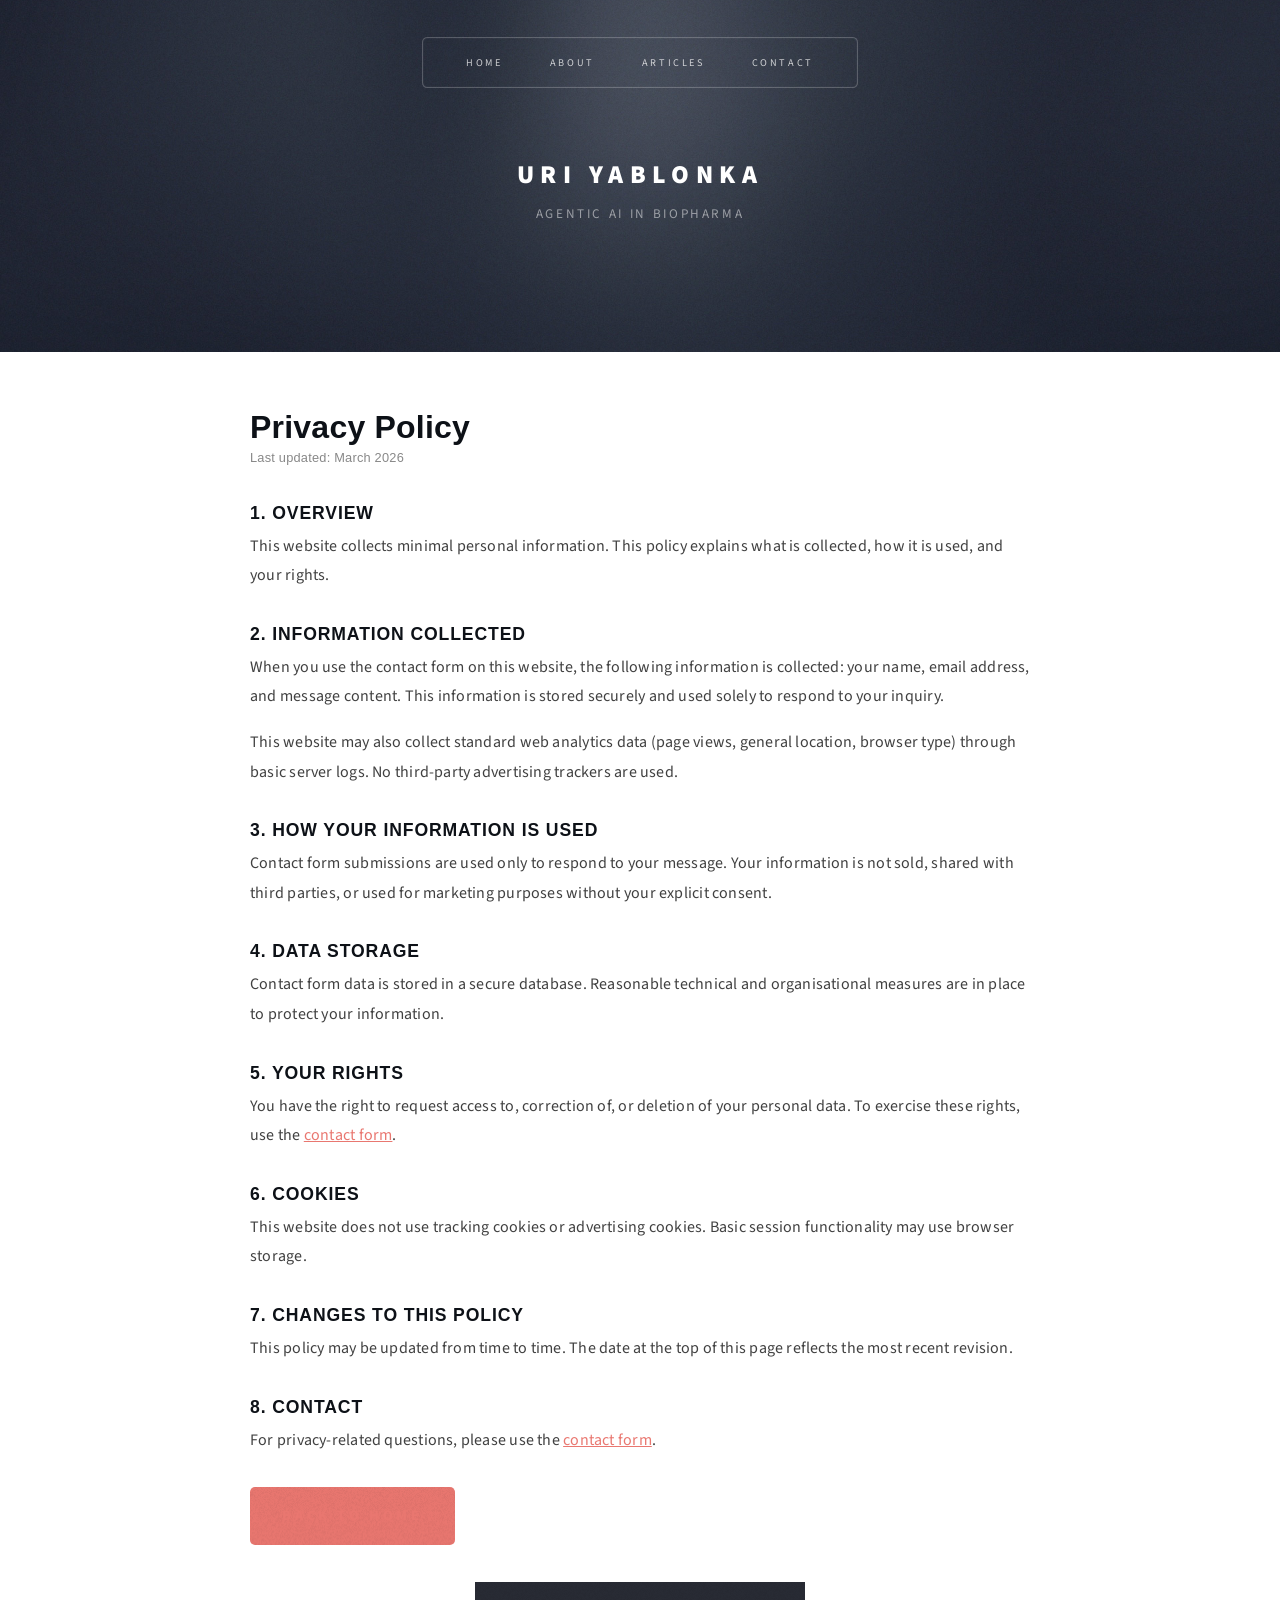
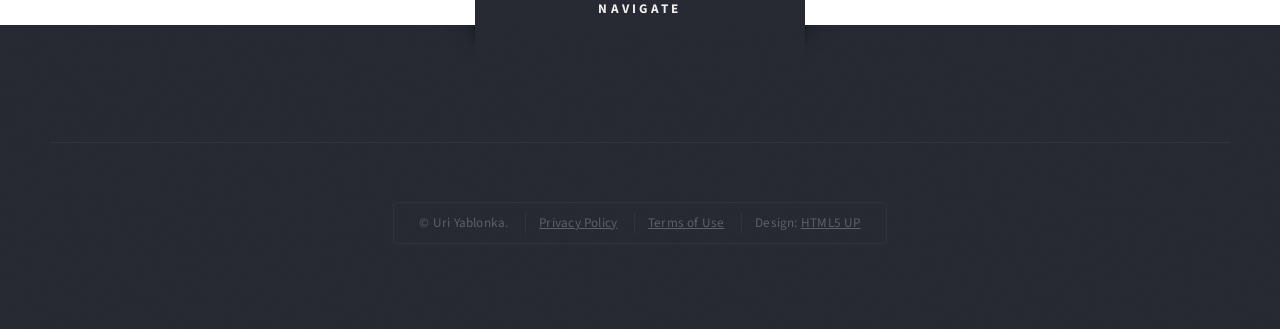
<file: privacy.html>
<!DOCTYPE HTML>
<html lang="en">
<head>
  <title>Privacy Policy — Uri Yablonka</title>
  <meta charset="utf-8" />
  <meta name="viewport" content="width=device-width, initial-scale=1, user-scalable=no" />
  <link rel="canonical" href="https://uriyablonka.com/privacy.html" />
  <link rel="stylesheet" href="assets/css/main.css" />
  <link rel="stylesheet" href="assets/css/custom.css" />
  <style>
    #policy-content { background:#fff; padding:4rem 0; }
    #policy-content .container { max-width:780px; }
    #policy-content h1 { font-family:'Raleway',sans-serif; font-weight:800; font-size:2rem; color:#0d1117; margin-bottom:0.5rem; }
    #policy-content h2 { font-family:'Raleway',sans-serif; font-weight:700; font-size:1.1rem; color:#0d1117; margin:2rem 0 0.5rem; }
    #policy-content p, #policy-content li { font-size:1rem; line-height:1.85; color:rgba(0,0,0,0.75); margin-bottom:1rem; }
    #policy-content .date { font-size:0.8rem; color:#888; margin-bottom:2rem; font-family:'Raleway',sans-serif; }
  </style>
</head>
<body class="is-preload">
<div id="page-wrapper">

  <section id="header" class="wrapper">
    <div id="logo">
      <h1><a href="index.html">Uri Yablonka</a></h1>
      <p>Agentic AI in Biopharma</p>
    </div>
    <nav id="nav">
      <ul>
        <li><a href="index.html">Home</a></li>
        <li><a href="about.html">About</a></li>
        <li><a href="articles.html">Articles</a></li>
        <li><a href="contact.html">Contact</a></li>
      </ul>
    </nav>
  </section>

  <section id="policy-content">
    <div class="container">
      <h1>Privacy Policy</h1>
      <p class="date">Last updated: March 2026</p>

      <h2>1. Overview</h2>
      <p>This website collects minimal personal information. This policy explains what is collected, how it is used, and your rights.</p>

      <h2>2. Information Collected</h2>
      <p>When you use the contact form on this website, the following information is collected: your name, email address, and message content. This information is stored securely and used solely to respond to your inquiry.</p>
      <p>This website may also collect standard web analytics data (page views, general location, browser type) through basic server logs. No third-party advertising trackers are used.</p>

      <h2>3. How Your Information Is Used</h2>
      <p>Contact form submissions are used only to respond to your message. Your information is not sold, shared with third parties, or used for marketing purposes without your explicit consent.</p>

      <h2>4. Data Storage</h2>
      <p>Contact form data is stored in a secure database. Reasonable technical and organisational measures are in place to protect your information.</p>

      <h2>5. Your Rights</h2>
      <p>You have the right to request access to, correction of, or deletion of your personal data. To exercise these rights, use the <a href="contact.html">contact form</a>.</p>

      <h2>6. Cookies</h2>
      <p>This website does not use tracking cookies or advertising cookies. Basic session functionality may use browser storage.</p>

      <h2>7. Changes to This Policy</h2>
      <p>This policy may be updated from time to time. The date at the top of this page reflects the most recent revision.</p>

      <h2>8. Contact</h2>
      <p>For privacy-related questions, please use the <a href="contact.html">contact form</a>.</p>

      <p style="margin-top:2rem"><a href="index.html" class="button style1">Back to Home</a></p>
    </div>
  </section>

  <section id="footer" class="wrapper">
    <div class="title">Navigate</div>
    <div class="container">
      <div id="copyright">
        <ul>
          <li>&copy; Uri Yablonka.</li>
          <li><a href="privacy.html">Privacy Policy</a></li>
          <li><a href="terms.html">Terms of Use</a></li>
          <li>Design: <a href="http://html5up.net">HTML5 UP</a></li>
        </ul>
      </div>
    </div>
  </section>

</div>
<script src="assets/js/jquery.min.js"></script>
<script src="assets/js/jquery.dropotron.min.js"></script>
<script src="assets/js/browser.min.js"></script>
<script src="assets/js/breakpoints.min.js"></script>
<script src="assets/js/util.js"></script>
<script src="assets/js/main.js"></script>
</body>
</html>
</file>
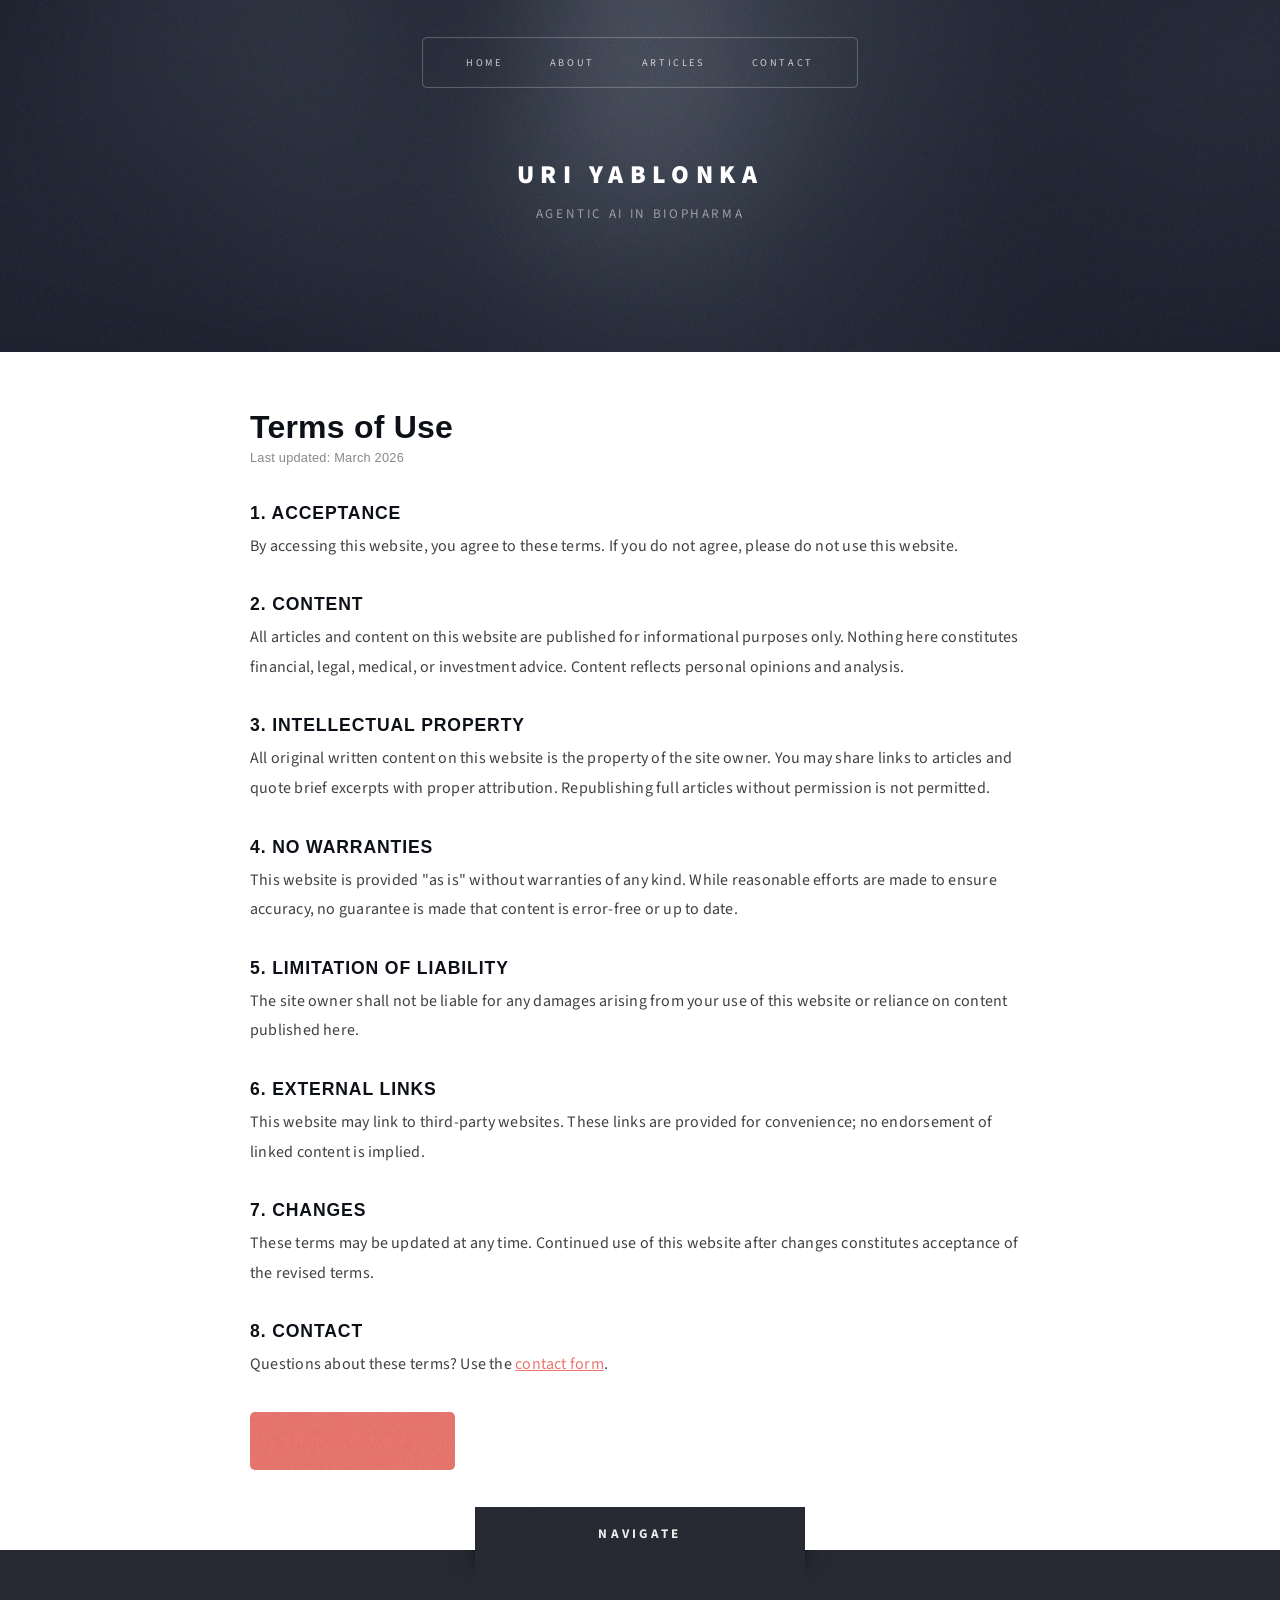
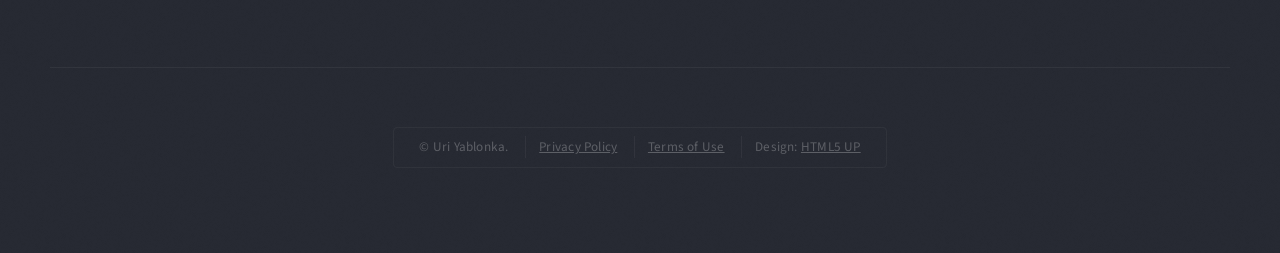
<file: terms.html>
<!DOCTYPE HTML>
<html lang="en">
<head>
  <title>Terms of Use — Uri Yablonka</title>
  <meta charset="utf-8" />
  <meta name="viewport" content="width=device-width, initial-scale=1, user-scalable=no" />
  <link rel="canonical" href="https://uriyablonka.com/terms.html" />
  <link rel="stylesheet" href="assets/css/main.css" />
  <link rel="stylesheet" href="assets/css/custom.css" />
  <style>
    #policy-content { background:#fff; padding:4rem 0; }
    #policy-content .container { max-width:780px; }
    #policy-content h1 { font-family:'Raleway',sans-serif; font-weight:800; font-size:2rem; color:#0d1117; margin-bottom:0.5rem; }
    #policy-content h2 { font-family:'Raleway',sans-serif; font-weight:700; font-size:1.1rem; color:#0d1117; margin:2rem 0 0.5rem; }
    #policy-content p, #policy-content li { font-size:1rem; line-height:1.85; color:rgba(0,0,0,0.75); margin-bottom:1rem; }
    #policy-content .date { font-size:0.8rem; color:#888; margin-bottom:2rem; font-family:'Raleway',sans-serif; }
  </style>
</head>
<body class="is-preload">
<div id="page-wrapper">

  <section id="header" class="wrapper">
    <div id="logo">
      <h1><a href="index.html">Uri Yablonka</a></h1>
      <p>Agentic AI in Biopharma</p>
    </div>
    <nav id="nav">
      <ul>
        <li><a href="index.html">Home</a></li>
        <li><a href="about.html">About</a></li>
        <li><a href="articles.html">Articles</a></li>
        <li><a href="contact.html">Contact</a></li>
      </ul>
    </nav>
  </section>

  <section id="policy-content">
    <div class="container">
      <h1>Terms of Use</h1>
      <p class="date">Last updated: March 2026</p>

      <h2>1. Acceptance</h2>
      <p>By accessing this website, you agree to these terms. If you do not agree, please do not use this website.</p>

      <h2>2. Content</h2>
      <p>All articles and content on this website are published for informational purposes only. Nothing here constitutes financial, legal, medical, or investment advice. Content reflects personal opinions and analysis.</p>

      <h2>3. Intellectual Property</h2>
      <p>All original written content on this website is the property of the site owner. You may share links to articles and quote brief excerpts with proper attribution. Republishing full articles without permission is not permitted.</p>

      <h2>4. No Warranties</h2>
      <p>This website is provided "as is" without warranties of any kind. While reasonable efforts are made to ensure accuracy, no guarantee is made that content is error-free or up to date.</p>

      <h2>5. Limitation of Liability</h2>
      <p>The site owner shall not be liable for any damages arising from your use of this website or reliance on content published here.</p>

      <h2>6. External Links</h2>
      <p>This website may link to third-party websites. These links are provided for convenience; no endorsement of linked content is implied.</p>

      <h2>7. Changes</h2>
      <p>These terms may be updated at any time. Continued use of this website after changes constitutes acceptance of the revised terms.</p>

      <h2>8. Contact</h2>
      <p>Questions about these terms? Use the <a href="contact.html">contact form</a>.</p>

      <p style="margin-top:2rem"><a href="index.html" class="button style1">Back to Home</a></p>
    </div>
  </section>

  <section id="footer" class="wrapper">
    <div class="title">Navigate</div>
    <div class="container">
      <div id="copyright">
        <ul>
          <li>&copy; Uri Yablonka.</li>
          <li><a href="privacy.html">Privacy Policy</a></li>
          <li><a href="terms.html">Terms of Use</a></li>
          <li>Design: <a href="http://html5up.net">HTML5 UP</a></li>
        </ul>
      </div>
    </div>
  </section>

</div>
<script src="assets/js/jquery.min.js"></script>
<script src="assets/js/jquery.dropotron.min.js"></script>
<script src="assets/js/browser.min.js"></script>
<script src="assets/js/breakpoints.min.js"></script>
<script src="assets/js/util.js"></script>
<script src="assets/js/main.js"></script>
</body>
</html>
</file>
<file: assets/css/custom.css>
/* ── Uri Yablonka — minimal additions only, template colors preserved ── */

@import url('https://fonts.googleapis.com/css2?family=Source+Sans+3:ital,wght@0,300;0,400;0,600;0,700;0,900;1,400&display=swap');

/* Use Source Sans 3 (upgraded version of Source Sans Pro used by template) */
body, input, textarea, select {
  font-family: 'Source Sans 3', 'Source Sans Pro', Helvetica, sans-serif;
}

/* ── Article grid (articles.html) ─────────────────────────────── */
.article-grid {
  display: grid;
  grid-template-columns: repeat(auto-fill, minmax(280px, 1fr));
  gap: 1.75rem;
  margin-top: 1.5rem;
}

.article-card {
  background: #fff;
  border: 1px solid #dde;
  border-radius: 3px;
  padding: 1.75rem;
  text-decoration: none;
  display: block;
  transition: border-color 0.2s, box-shadow 0.2s;
  color: inherit;
}

.article-card:hover {
  border-color: #e97770;
  box-shadow: 0 2px 12px rgba(233,119,112,0.12);
}

.article-card .cat {
  font-size: 0.65rem;
  font-weight: 700;
  letter-spacing: 0.16em;
  text-transform: uppercase;
  color: #e97770;
  margin-bottom: 0.6rem;
  display: block;
}

.article-card h3 {
  font-size: 1rem;
  font-weight: 700;
  color: #484d55;
  line-height: 1.45;
  margin-bottom: 0.65rem;
}

.article-card p {
  font-size: 0.9rem;
  color: #717479;
  line-height: 1.7;
  margin-bottom: 0.75rem;
}

.article-card .meta {
  font-size: 0.73rem;
  color: #a0a4a9;
}

/* ── Article body typography (article.html) ──────────────────── */
.article-body {
  font-family: Georgia, 'Times New Roman', serif;
  font-size: clamp(1.05rem, 1.5vw, 1.2rem);
  line-height: 1.9;
  color: rgba(0,0,0,0.82);
  max-width: 68ch;
}

.article-body p { margin-bottom: 1.4rem; }

.article-body h2 {
  font-family: 'Source Sans 3', 'Source Sans Pro', Helvetica, sans-serif;
  font-weight: 700;
  font-size: 1.45rem;
  color: #2f333b;
  margin: 2rem 0 0.75rem;
}

.article-body h3 {
  font-family: 'Source Sans 3', 'Source Sans Pro', Helvetica, sans-serif;
  font-weight: 700;
  font-size: 1.15rem;
  color: #2f333b;
  margin: 1.5rem 0 0.5rem;
}

.article-body ul, .article-body ol {
  margin: 0 0 1.4rem 1.5rem;
}

.article-body li { margin-bottom: 0.4rem; }

.article-body blockquote {
  border-left: 4px solid #e97770;
  padding-left: 1.25rem;
  color: #717479;
  font-style: italic;
  margin: 1.5rem 0;
}

/* ── Article page white section ──────────────────────────────── */
#article-section {
  background: #fff;
  padding: 3.5rem 0 4rem;
}

#article-section .container { max-width: 860px; }

.article-meta-bar {
  font-size: 0.72rem;
  font-weight: 600;
  letter-spacing: 0.14em;
  text-transform: uppercase;
  color: #a0a4a9;
  margin-bottom: 1.5rem;
}

#article-page-title {
  font-size: clamp(1.65rem, 4vw, 2.6rem);
  font-weight: 900;
  line-height: 1.15;
  color: #2f333b;
  margin-bottom: 1rem;
}

.article-excerpt-lead {
  font-size: 1.1rem;
  color: #717479;
  line-height: 1.7;
  border-bottom: 2px solid #e97770;
  padding-bottom: 1.75rem;
  margin-bottom: 2rem;
}

/* ── Category filter buttons ─────────────────────────────────── */
.cat-filters {
  display: flex;
  flex-wrap: wrap;
  gap: 0.5rem;
  margin-bottom: 2rem;
}

.cat-btn {
  font-size: 0.65rem;
  font-weight: 700;
  letter-spacing: 0.12em;
  text-transform: uppercase;
  padding: 0.4rem 0.9rem;
  border: 1px solid #ccc;
  background: transparent;
  color: #717479;
  cursor: pointer;
  border-radius: 3px;
  transition: all 0.2s;
}

.cat-btn:hover, .cat-btn.active {
  border-color: #e97770;
  color: #e97770;
  background: rgba(233,119,112,0.06);
}

/* ── Article header category chip ───────────────────────────── */
.article-header-chip {
  display: inline-block;
  font-size: 0.62rem;
  font-weight: 700;
  letter-spacing: 0.18em;
  text-transform: uppercase;
  color: #fff;
  background: #e97770;
  padding: 0.28rem 0.8rem;
  border-radius: 2px;
  margin-bottom: 1rem;
}

/* ── Form feedback notifications ─────────────────────────────── */
.notify {
  padding: 0.85rem 1.25rem;
  border-radius: 3px;
  font-size: 0.9rem;
  margin-top: 0.75rem;
  display: none;
}

.notify.success {
  background: rgba(60,180,120,0.1);
  color: #3a9e6e;
  border: 1px solid #3a9e6e;
}

.notify.error {
  background: rgba(233,119,112,0.1);
  color: #c0504a;
  border: 1px solid #c0504a;
}

/* ── Policy pages ────────────────────────────────────────────── */
#policy-content {
  background: #fff;
  padding: 3.5rem 0 4rem;
}

#policy-content .container { max-width: 760px; }
#policy-content h1 { font-size: 2rem; font-weight: 900; color: #2f333b; margin-bottom: 0.4rem; }
#policy-content .policy-date { font-size: 0.75rem; color: #a0a4a9; letter-spacing: 0.1em; text-transform: uppercase; margin-bottom: 2.5rem; display: block; }
#policy-content h2 { font-size: 1.05rem; font-weight: 700; color: #2f333b; margin: 2rem 0 0.5rem; text-transform: uppercase; letter-spacing: 0.05em; }
#policy-content p, #policy-content li { font-size: 1rem; line-height: 1.85; color: rgba(0,0,0,0.72); margin-bottom: 1rem; }
#policy-content a { color: #e97770; }
#policy-content a:hover { color: #d96760; }

/* ── Loading state ───────────────────────────────────────────── */
.loading-msg { color: #a0a4a9; font-size: 0.95rem; }

@media (max-width: 768px) {
  .article-grid { grid-template-columns: 1fr; }
}
</file>
<file: assets/css/main.css>
@import url("fontawesome-all.min.css");
@import url("https://fonts.googleapis.com/css?family=Source+Sans+Pro:400,400italic,700,900");

/*
	Escape Velocity by HTML5 UP
	html5up.net | @ajlkn
	Free for personal and commercial use under the CCA 3.0 license (html5up.net/license)
*/

html, body, div, span, applet, object,
iframe, h1, h2, h3, h4, h5, h6, p, blockquote,
pre, a, abbr, acronym, address, big, cite,
code, del, dfn, em, img, ins, kbd, q, s, samp,
small, strike, strong, sub, sup, tt, var, b,
u, i, center, dl, dt, dd, ol, ul, li, fieldset,
form, label, legend, table, caption, tbody,
tfoot, thead, tr, th, td, article, aside,
canvas, details, embed, figure, figcaption,
footer, header, hgroup, menu, nav, output, ruby,
section, summary, time, mark, audio, video {
	margin: 0;
	padding: 0;
	border: 0;
	font-size: 100%;
	font: inherit;
	vertical-align: baseline;}

article, aside, details, figcaption, figure,
footer, header, hgroup, menu, nav, section {
	display: block;}

body {
	line-height: 1;
}

ol, ul {
	list-style: none;
}

blockquote, q {
	quotes: none;
}

	blockquote:before, blockquote:after, q:before, q:after {
		content: '';
		content: none;
	}

table {
	border-collapse: collapse;
	border-spacing: 0;
}

body {
	-webkit-text-size-adjust: none;
}

mark {
	background-color: transparent;
	color: inherit;
}

input::-moz-focus-inner {
	border: 0;
	padding: 0;
}

input, select, textarea {
	-moz-appearance: none;
	-webkit-appearance: none;
	-ms-appearance: none;
	appearance: none;
}

/* Basic */

	@-ms-viewport {
		width: device-width;
	}

	html {
		box-sizing: border-box;
	}

	*, *:before, *:after {
		box-sizing: inherit;
	}

	body.is-preload *, body.is-preload *:before, body.is-preload *:after {
		-moz-animation: none !important;
		-webkit-animation: none !important;
		-ms-animation: none !important;
		animation: none !important;
		-moz-transition: none !important;
		-webkit-transition: none !important;
		-ms-transition: none !important;
		transition: none !important;
	}

	body, input, textarea, select {
		font-family: 'Source Sans Pro', sans-serif;
		font-weight: 400;
		color: #919499;
		font-size: 14pt;
		line-height: 1.75em;
		letter-spacing: 0.025em;
	}

	h1, h2, h3, h4, h5, h6 {
		font-weight: 700;
		color: #484d55;
	}

		h1 a, h2 a, h3 a, h4 a, h5 a, h6 a {
			color: inherit;
			text-decoration: none;
		}

	a {
		-moz-transition: color .25s ease-in-out;
		-webkit-transition: color .25s ease-in-out;
		-ms-transition: color .25s ease-in-out;
		transition: color .25s ease-in-out;
		text-decoration: underline;
		color: #717479;
	}

		a:hover {
			text-decoration: none;
		}

	strong, b {
		font-weight: 700;
		color: #484d55;
	}

	blockquote {
		border-left: solid 0.5em #ddd;
		padding: 1em 0 1em 2em;
		font-style: italic;
	}

	em, i {
		font-style: italic;
	}

	hr {
		border: 0;
		border-top: solid 1px #ddd;
		margin: 2em 0 2em 0;
	}

	sub {
		position: relative;
		top: 0.5em;
		font-size: 0.8em;
	}

	sup {
		position: relative;
		top: -0.5em;
		font-size: 0.8em;
	}

	.nobr {
		white-space: nowrap;
	}

	br.clear {
		clear: both;
	}

	p, ul, ol, dl, table, blockquote, form {
		margin-bottom: 2em;
	}

/* Container */

	.container {
		margin: 0 auto;
		max-width: 100%;
		width: 68em;
	}

		@media screen and (max-width: 1680px) {

			.container {
				width: 70em;
			}

		}

		@media screen and (max-width: 1280px) {

			.container {
				width: calc(100% - 100px);
			}

		}

		@media screen and (max-width: 980px) {

			.container {
				width: calc(100% - 100px);
			}

		}

		@media screen and (max-width: 736px) {

			.container {
				width: calc(100% - 40px);
			}

		}

/* Row */

	.row {
		display: flex;
		flex-wrap: wrap;
		box-sizing: border-box;
		align-items: stretch;
	}

		.row > * {
			box-sizing: border-box;
		}

		.row.gtr-uniform > * > :last-child {
			margin-bottom: 0;
		}

		.row.aln-left {
			justify-content: flex-start;
		}

		.row.aln-center {
			justify-content: center;
		}

		.row.aln-right {
			justify-content: flex-end;
		}

		.row.aln-top {
			align-items: flex-start;
		}

		.row.aln-middle {
			align-items: center;
		}

		.row.aln-bottom {
			align-items: flex-end;
		}

		.row > .imp {
			order: -1;
		}

		.row > .col-1 {
			width: 8.33333%;
		}

		.row > .off-1 {
			margin-left: 8.33333%;
		}

		.row > .col-2 {
			width: 16.66667%;
		}

		.row > .off-2 {
			margin-left: 16.66667%;
		}

		.row > .col-3 {
			width: 25%;
		}

		.row > .off-3 {
			margin-left: 25%;
		}

		.row > .col-4 {
			width: 33.33333%;
		}

		.row > .off-4 {
			margin-left: 33.33333%;
		}

		.row > .col-5 {
			width: 41.66667%;
		}

		.row > .off-5 {
			margin-left: 41.66667%;
		}

		.row > .col-6 {
			width: 50%;
		}

		.row > .off-6 {
			margin-left: 50%;
		}

		.row > .col-7 {
			width: 58.33333%;
		}

		.row > .off-7 {
			margin-left: 58.33333%;
		}

		.row > .col-8 {
			width: 66.66667%;
		}

		.row > .off-8 {
			margin-left: 66.66667%;
		}

		.row > .col-9 {
			width: 75%;
		}

		.row > .off-9 {
			margin-left: 75%;
		}

		.row > .col-10 {
			width: 83.33333%;
		}

		.row > .off-10 {
			margin-left: 83.33333%;
		}

		.row > .col-11 {
			width: 91.66667%;
		}

		.row > .off-11 {
			margin-left: 91.66667%;
		}

		.row > .col-12 {
			width: 100%;
		}

		.row > .off-12 {
			margin-left: 100%;
		}

		.row.gtr-0 {
			margin-top: 0px;
			margin-left: 0px;
		}

			.row.gtr-0 > * {
				padding: 0px 0 0 0px;
			}

			.row.gtr-0.gtr-uniform {
				margin-top: 0px;
			}

				.row.gtr-0.gtr-uniform > * {
					padding-top: 0px;
				}

		.row.gtr-25 {
			margin-top: -12.5px;
			margin-left: -12.5px;
		}

			.row.gtr-25 > * {
				padding: 12.5px 0 0 12.5px;
			}

			.row.gtr-25.gtr-uniform {
				margin-top: -12.5px;
			}

				.row.gtr-25.gtr-uniform > * {
					padding-top: 12.5px;
				}

		.row.gtr-50 {
			margin-top: -25px;
			margin-left: -25px;
		}

			.row.gtr-50 > * {
				padding: 25px 0 0 25px;
			}

			.row.gtr-50.gtr-uniform {
				margin-top: -25px;
			}

				.row.gtr-50.gtr-uniform > * {
					padding-top: 25px;
				}

		.row {
			margin-top: -50px;
			margin-left: -50px;
		}

			.row > * {
				padding: 50px 0 0 50px;
			}

			.row.gtr-uniform {
				margin-top: -50px;
			}

				.row.gtr-uniform > * {
					padding-top: 50px;
				}

		.row.gtr-150 {
			margin-top: -75px;
			margin-left: -75px;
		}

			.row.gtr-150 > * {
				padding: 75px 0 0 75px;
			}

			.row.gtr-150.gtr-uniform {
				margin-top: -75px;
			}

				.row.gtr-150.gtr-uniform > * {
					padding-top: 75px;
				}

		.row.gtr-200 {
			margin-top: -100px;
			margin-left: -100px;
		}

			.row.gtr-200 > * {
				padding: 100px 0 0 100px;
			}

			.row.gtr-200.gtr-uniform {
				margin-top: -100px;
			}

				.row.gtr-200.gtr-uniform > * {
					padding-top: 100px;
				}

		@media screen and (max-width: 1680px) {

			.row {
				display: flex;
				flex-wrap: wrap;
				box-sizing: border-box;
				align-items: stretch;
			}

				.row > * {
					box-sizing: border-box;
				}

				.row.gtr-uniform > * > :last-child {
					margin-bottom: 0;
				}

				.row.aln-left {
					justify-content: flex-start;
				}

				.row.aln-center {
					justify-content: center;
				}

				.row.aln-right {
					justify-content: flex-end;
				}

				.row.aln-top {
					align-items: flex-start;
				}

				.row.aln-middle {
					align-items: center;
				}

				.row.aln-bottom {
					align-items: flex-end;
				}

				.row > .imp-xlarge {
					order: -1;
				}

				.row > .col-1-xlarge {
					width: 8.33333%;
				}

				.row > .off-1-xlarge {
					margin-left: 8.33333%;
				}

				.row > .col-2-xlarge {
					width: 16.66667%;
				}

				.row > .off-2-xlarge {
					margin-left: 16.66667%;
				}

				.row > .col-3-xlarge {
					width: 25%;
				}

				.row > .off-3-xlarge {
					margin-left: 25%;
				}

				.row > .col-4-xlarge {
					width: 33.33333%;
				}

				.row > .off-4-xlarge {
					margin-left: 33.33333%;
				}

				.row > .col-5-xlarge {
					width: 41.66667%;
				}

				.row > .off-5-xlarge {
					margin-left: 41.66667%;
				}

				.row > .col-6-xlarge {
					width: 50%;
				}

				.row > .off-6-xlarge {
					margin-left: 50%;
				}

				.row > .col-7-xlarge {
					width: 58.33333%;
				}

				.row > .off-7-xlarge {
					margin-left: 58.33333%;
				}

				.row > .col-8-xlarge {
					width: 66.66667%;
				}

				.row > .off-8-xlarge {
					margin-left: 66.66667%;
				}

				.row > .col-9-xlarge {
					width: 75%;
				}

				.row > .off-9-xlarge {
					margin-left: 75%;
				}

				.row > .col-10-xlarge {
					width: 83.33333%;
				}

				.row > .off-10-xlarge {
					margin-left: 83.33333%;
				}

				.row > .col-11-xlarge {
					width: 91.66667%;
				}

				.row > .off-11-xlarge {
					margin-left: 91.66667%;
				}

				.row > .col-12-xlarge {
					width: 100%;
				}

				.row > .off-12-xlarge {
					margin-left: 100%;
				}

				.row.gtr-0 {
					margin-top: 0px;
					margin-left: 0px;
				}

					.row.gtr-0 > * {
						padding: 0px 0 0 0px;
					}

					.row.gtr-0.gtr-uniform {
						margin-top: 0px;
					}

						.row.gtr-0.gtr-uniform > * {
							padding-top: 0px;
						}

				.row.gtr-25 {
					margin-top: -12.5px;
					margin-left: -12.5px;
				}

					.row.gtr-25 > * {
						padding: 12.5px 0 0 12.5px;
					}

					.row.gtr-25.gtr-uniform {
						margin-top: -12.5px;
					}

						.row.gtr-25.gtr-uniform > * {
							padding-top: 12.5px;
						}

				.row.gtr-50 {
					margin-top: -25px;
					margin-left: -25px;
				}

					.row.gtr-50 > * {
						padding: 25px 0 0 25px;
					}

					.row.gtr-50.gtr-uniform {
						margin-top: -25px;
					}

						.row.gtr-50.gtr-uniform > * {
							padding-top: 25px;
						}

				.row {
					margin-top: -50px;
					margin-left: -50px;
				}

					.row > * {
						padding: 50px 0 0 50px;
					}

					.row.gtr-uniform {
						margin-top: -50px;
					}

						.row.gtr-uniform > * {
							padding-top: 50px;
						}

				.row.gtr-150 {
					margin-top: -75px;
					margin-left: -75px;
				}

					.row.gtr-150 > * {
						padding: 75px 0 0 75px;
					}

					.row.gtr-150.gtr-uniform {
						margin-top: -75px;
					}

						.row.gtr-150.gtr-uniform > * {
							padding-top: 75px;
						}

				.row.gtr-200 {
					margin-top: -100px;
					margin-left: -100px;
				}

					.row.gtr-200 > * {
						padding: 100px 0 0 100px;
					}

					.row.gtr-200.gtr-uniform {
						margin-top: -100px;
					}

						.row.gtr-200.gtr-uniform > * {
							padding-top: 100px;
						}

		}

		@media screen and (max-width: 1280px) {

			.row {
				display: flex;
				flex-wrap: wrap;
				box-sizing: border-box;
				align-items: stretch;
			}

				.row > * {
					box-sizing: border-box;
				}

				.row.gtr-uniform > * > :last-child {
					margin-bottom: 0;
				}

				.row.aln-left {
					justify-content: flex-start;
				}

				.row.aln-center {
					justify-content: center;
				}

				.row.aln-right {
					justify-content: flex-end;
				}

				.row.aln-top {
					align-items: flex-start;
				}

				.row.aln-middle {
					align-items: center;
				}

				.row.aln-bottom {
					align-items: flex-end;
				}

				.row > .imp-large {
					order: -1;
				}

				.row > .col-1-large {
					width: 8.33333%;
				}

				.row > .off-1-large {
					margin-left: 8.33333%;
				}

				.row > .col-2-large {
					width: 16.66667%;
				}

				.row > .off-2-large {
					margin-left: 16.66667%;
				}

				.row > .col-3-large {
					width: 25%;
				}

				.row > .off-3-large {
					margin-left: 25%;
				}

				.row > .col-4-large {
					width: 33.33333%;
				}

				.row > .off-4-large {
					margin-left: 33.33333%;
				}

				.row > .col-5-large {
					width: 41.66667%;
				}

				.row > .off-5-large {
					margin-left: 41.66667%;
				}

				.row > .col-6-large {
					width: 50%;
				}

				.row > .off-6-large {
					margin-left: 50%;
				}

				.row > .col-7-large {
					width: 58.33333%;
				}

				.row > .off-7-large {
					margin-left: 58.33333%;
				}

				.row > .col-8-large {
					width: 66.66667%;
				}

				.row > .off-8-large {
					margin-left: 66.66667%;
				}

				.row > .col-9-large {
					width: 75%;
				}

				.row > .off-9-large {
					margin-left: 75%;
				}

				.row > .col-10-large {
					width: 83.33333%;
				}

				.row > .off-10-large {
					margin-left: 83.33333%;
				}

				.row > .col-11-large {
					width: 91.66667%;
				}

				.row > .off-11-large {
					margin-left: 91.66667%;
				}

				.row > .col-12-large {
					width: 100%;
				}

				.row > .off-12-large {
					margin-left: 100%;
				}

				.row.gtr-0 {
					margin-top: 0px;
					margin-left: 0px;
				}

					.row.gtr-0 > * {
						padding: 0px 0 0 0px;
					}

					.row.gtr-0.gtr-uniform {
						margin-top: 0px;
					}

						.row.gtr-0.gtr-uniform > * {
							padding-top: 0px;
						}

				.row.gtr-25 {
					margin-top: -8.75px;
					margin-left: -8.75px;
				}

					.row.gtr-25 > * {
						padding: 8.75px 0 0 8.75px;
					}

					.row.gtr-25.gtr-uniform {
						margin-top: -8.75px;
					}

						.row.gtr-25.gtr-uniform > * {
							padding-top: 8.75px;
						}

				.row.gtr-50 {
					margin-top: -17.5px;
					margin-left: -17.5px;
				}

					.row.gtr-50 > * {
						padding: 17.5px 0 0 17.5px;
					}

					.row.gtr-50.gtr-uniform {
						margin-top: -17.5px;
					}

						.row.gtr-50.gtr-uniform > * {
							padding-top: 17.5px;
						}

				.row {
					margin-top: -35px;
					margin-left: -35px;
				}

					.row > * {
						padding: 35px 0 0 35px;
					}

					.row.gtr-uniform {
						margin-top: -35px;
					}

						.row.gtr-uniform > * {
							padding-top: 35px;
						}

				.row.gtr-150 {
					margin-top: -52.5px;
					margin-left: -52.5px;
				}

					.row.gtr-150 > * {
						padding: 52.5px 0 0 52.5px;
					}

					.row.gtr-150.gtr-uniform {
						margin-top: -52.5px;
					}

						.row.gtr-150.gtr-uniform > * {
							padding-top: 52.5px;
						}

				.row.gtr-200 {
					margin-top: -70px;
					margin-left: -70px;
				}

					.row.gtr-200 > * {
						padding: 70px 0 0 70px;
					}

					.row.gtr-200.gtr-uniform {
						margin-top: -70px;
					}

						.row.gtr-200.gtr-uniform > * {
							padding-top: 70px;
						}

		}

		@media screen and (max-width: 980px) {

			.row {
				display: flex;
				flex-wrap: wrap;
				box-sizing: border-box;
				align-items: stretch;
			}

				.row > * {
					box-sizing: border-box;
				}

				.row.gtr-uniform > * > :last-child {
					margin-bottom: 0;
				}

				.row.aln-left {
					justify-content: flex-start;
				}

				.row.aln-center {
					justify-content: center;
				}

				.row.aln-right {
					justify-content: flex-end;
				}

				.row.aln-top {
					align-items: flex-start;
				}

				.row.aln-middle {
					align-items: center;
				}

				.row.aln-bottom {
					align-items: flex-end;
				}

				.row > .imp-medium {
					order: -1;
				}

				.row > .col-1-medium {
					width: 8.33333%;
				}

				.row > .off-1-medium {
					margin-left: 8.33333%;
				}

				.row > .col-2-medium {
					width: 16.66667%;
				}

				.row > .off-2-medium {
					margin-left: 16.66667%;
				}

				.row > .col-3-medium {
					width: 25%;
				}

				.row > .off-3-medium {
					margin-left: 25%;
				}

				.row > .col-4-medium {
					width: 33.33333%;
				}

				.row > .off-4-medium {
					margin-left: 33.33333%;
				}

				.row > .col-5-medium {
					width: 41.66667%;
				}

				.row > .off-5-medium {
					margin-left: 41.66667%;
				}

				.row > .col-6-medium {
					width: 50%;
				}

				.row > .off-6-medium {
					margin-left: 50%;
				}

				.row > .col-7-medium {
					width: 58.33333%;
				}

				.row > .off-7-medium {
					margin-left: 58.33333%;
				}

				.row > .col-8-medium {
					width: 66.66667%;
				}

				.row > .off-8-medium {
					margin-left: 66.66667%;
				}

				.row > .col-9-medium {
					width: 75%;
				}

				.row > .off-9-medium {
					margin-left: 75%;
				}

				.row > .col-10-medium {
					width: 83.33333%;
				}

				.row > .off-10-medium {
					margin-left: 83.33333%;
				}

				.row > .col-11-medium {
					width: 91.66667%;
				}

				.row > .off-11-medium {
					margin-left: 91.66667%;
				}

				.row > .col-12-medium {
					width: 100%;
				}

				.row > .off-12-medium {
					margin-left: 100%;
				}

				.row.gtr-0 {
					margin-top: 0px;
					margin-left: 0px;
				}

					.row.gtr-0 > * {
						padding: 0px 0 0 0px;
					}

					.row.gtr-0.gtr-uniform {
						margin-top: 0px;
					}

						.row.gtr-0.gtr-uniform > * {
							padding-top: 0px;
						}

				.row.gtr-25 {
					margin-top: -12.5px;
					margin-left: -12.5px;
				}

					.row.gtr-25 > * {
						padding: 12.5px 0 0 12.5px;
					}

					.row.gtr-25.gtr-uniform {
						margin-top: -12.5px;
					}

						.row.gtr-25.gtr-uniform > * {
							padding-top: 12.5px;
						}

				.row.gtr-50 {
					margin-top: -25px;
					margin-left: -25px;
				}

					.row.gtr-50 > * {
						padding: 25px 0 0 25px;
					}

					.row.gtr-50.gtr-uniform {
						margin-top: -25px;
					}

						.row.gtr-50.gtr-uniform > * {
							padding-top: 25px;
						}

				.row {
					margin-top: -50px;
					margin-left: -50px;
				}

					.row > * {
						padding: 50px 0 0 50px;
					}

					.row.gtr-uniform {
						margin-top: -50px;
					}

						.row.gtr-uniform > * {
							padding-top: 50px;
						}

				.row.gtr-150 {
					margin-top: -75px;
					margin-left: -75px;
				}

					.row.gtr-150 > * {
						padding: 75px 0 0 75px;
					}

					.row.gtr-150.gtr-uniform {
						margin-top: -75px;
					}

						.row.gtr-150.gtr-uniform > * {
							padding-top: 75px;
						}

				.row.gtr-200 {
					margin-top: -100px;
					margin-left: -100px;
				}

					.row.gtr-200 > * {
						padding: 100px 0 0 100px;
					}

					.row.gtr-200.gtr-uniform {
						margin-top: -100px;
					}

						.row.gtr-200.gtr-uniform > * {
							padding-top: 100px;
						}

		}

		@media screen and (max-width: 736px) {

			.row {
				display: flex;
				flex-wrap: wrap;
				box-sizing: border-box;
				align-items: stretch;
			}

				.row > * {
					box-sizing: border-box;
				}

				.row.gtr-uniform > * > :last-child {
					margin-bottom: 0;
				}

				.row.aln-left {
					justify-content: flex-start;
				}

				.row.aln-center {
					justify-content: center;
				}

				.row.aln-right {
					justify-content: flex-end;
				}

				.row.aln-top {
					align-items: flex-start;
				}

				.row.aln-middle {
					align-items: center;
				}

				.row.aln-bottom {
					align-items: flex-end;
				}

				.row > .imp-small {
					order: -1;
				}

				.row > .col-1-small {
					width: 8.33333%;
				}

				.row > .off-1-small {
					margin-left: 8.33333%;
				}

				.row > .col-2-small {
					width: 16.66667%;
				}

				.row > .off-2-small {
					margin-left: 16.66667%;
				}

				.row > .col-3-small {
					width: 25%;
				}

				.row > .off-3-small {
					margin-left: 25%;
				}

				.row > .col-4-small {
					width: 33.33333%;
				}

				.row > .off-4-small {
					margin-left: 33.33333%;
				}

				.row > .col-5-small {
					width: 41.66667%;
				}

				.row > .off-5-small {
					margin-left: 41.66667%;
				}

				.row > .col-6-small {
					width: 50%;
				}

				.row > .off-6-small {
					margin-left: 50%;
				}

				.row > .col-7-small {
					width: 58.33333%;
				}

				.row > .off-7-small {
					margin-left: 58.33333%;
				}

				.row > .col-8-small {
					width: 66.66667%;
				}

				.row > .off-8-small {
					margin-left: 66.66667%;
				}

				.row > .col-9-small {
					width: 75%;
				}

				.row > .off-9-small {
					margin-left: 75%;
				}

				.row > .col-10-small {
					width: 83.33333%;
				}

				.row > .off-10-small {
					margin-left: 83.33333%;
				}

				.row > .col-11-small {
					width: 91.66667%;
				}

				.row > .off-11-small {
					margin-left: 91.66667%;
				}

				.row > .col-12-small {
					width: 100%;
				}

				.row > .off-12-small {
					margin-left: 100%;
				}

				.row.gtr-0 {
					margin-top: 0px;
					margin-left: 0px;
				}

					.row.gtr-0 > * {
						padding: 0px 0 0 0px;
					}

					.row.gtr-0.gtr-uniform {
						margin-top: 0px;
					}

						.row.gtr-0.gtr-uniform > * {
							padding-top: 0px;
						}

				.row.gtr-25 {
					margin-top: -7.5px;
					margin-left: -7.5px;
				}

					.row.gtr-25 > * {
						padding: 7.5px 0 0 7.5px;
					}

					.row.gtr-25.gtr-uniform {
						margin-top: -7.5px;
					}

						.row.gtr-25.gtr-uniform > * {
							padding-top: 7.5px;
						}

				.row.gtr-50 {
					margin-top: -15px;
					margin-left: -15px;
				}

					.row.gtr-50 > * {
						padding: 15px 0 0 15px;
					}

					.row.gtr-50.gtr-uniform {
						margin-top: -15px;
					}

						.row.gtr-50.gtr-uniform > * {
							padding-top: 15px;
						}

				.row {
					margin-top: -30px;
					margin-left: -30px;
				}

					.row > * {
						padding: 30px 0 0 30px;
					}

					.row.gtr-uniform {
						margin-top: -30px;
					}

						.row.gtr-uniform > * {
							padding-top: 30px;
						}

				.row.gtr-150 {
					margin-top: -45px;
					margin-left: -45px;
				}

					.row.gtr-150 > * {
						padding: 45px 0 0 45px;
					}

					.row.gtr-150.gtr-uniform {
						margin-top: -45px;
					}

						.row.gtr-150.gtr-uniform > * {
							padding-top: 45px;
						}

				.row.gtr-200 {
					margin-top: -60px;
					margin-left: -60px;
				}

					.row.gtr-200 > * {
						padding: 60px 0 0 60px;
					}

					.row.gtr-200.gtr-uniform {
						margin-top: -60px;
					}

						.row.gtr-200.gtr-uniform > * {
							padding-top: 60px;
						}

		}

/* Section/Article */

	section,
	article {
		margin: 0 0 4em 0;
	}

	section > :last-child,
	article > :last-child,
	section:last-child,
	article:last-child {
		margin-bottom: 0;
	}

	header.style1 {
		text-align: center;
		padding: 3em 0 3em 0;
	}

		header.style1 h2 {
			font-weight: 700;
			font-size: 2em;
			letter-spacing: 0.075em;
			line-height: 1.5em;
		}

		header.style1 p {
			color: #b1b4b9;
			display: block;
			margin: 1.15em 0 0 0;
			font-size: 1.3em;
			letter-spacing: 0.075em;
			line-height: 1.5em;
		}

/* Table */

	table {
		width: 100%;
	}

		table.default {
			width: 100%;
		}

			table.default tbody tr:nth-child(2n+2) {
				background: #f4f4f4;
			}

			table.default td {
				padding: 0.5em 1em 0.5em 1em;
			}

			table.default th {
				text-align: left;
				font-weight: 400;
				padding: 0.5em 1em 0.5em 1em;
			}

			table.default thead {
				background: #484d55;
				color: #fff;
			}

			table.default tfoot {
				background: #eee;
			}

/* Form */

	form label {
		display: block;
		font-weight: 700;
		color: #484d55;
		margin: 0.25em 0 0.5em 0;
	}

	form input[type="text"],
	form input[type="email"],
	form input[type="password"],
	form select,
	form textarea {
		-moz-transition: all .25s ease-in-out;
		-webkit-transition: all .25s ease-in-out;
		-ms-transition: all .25s ease-in-out;
		transition: all .25s ease-in-out;
		-webkit-appearance: none;
		display: block;
		border: 0;
		background: #eee;
		box-shadow: inset 0px 0px 1px 0px #a0a1a7;
		border-radius: 0.35em;
		width: 100%;
		padding: 0.75em 1em 0.75em 1em;
	}

		form input[type="text"]:focus,
		form input[type="email"]:focus,
		form input[type="password"]:focus,
		form select:focus,
		form textarea:focus {
			background: #f8f8f8;
		}

	form input[type="text"],
	form input[type="email"]
	input[type="password"] {
		line-height: 1em;
	}

	form select {
		line-height: 1em;
	}

	form textarea {
		min-height: 8em;
	}

	form ul.actions {
		margin-top: 0;
	}

	form ::-webkit-input-placeholder {
		color: #555 !important;
		font-style: italic;
		line-height: 1.35em;
	}

	form :-moz-placeholder {
		color: #555 !important;
		font-style: italic;
	}

	form ::-moz-placeholder {
		color: #555 !important;
		font-style: italic;
	}

	form :-ms-input-placeholder {
		color: #555 !important;
		font-style: italic;
	}

	form ::-moz-focus-inner {
		border: 0;
	}

/* Image */

	.image {
		display: inline-block;
	}

		.image img {
			display: block;
			width: 100%;
		}

		.image.fit {
			display: block;
			width: 100%;
		}

		.image.left {
			float: left;
			margin: 0 2em 2em 0;
		}

		.image.centered {
			display: block;
			margin: 0 0 2em 0;
		}

			.image.centered img {
				margin: 0 auto;
				width: auto;
			}

		.image.featured {
			display: block;
			width: 100%;
			margin: 0 0 2em 0;
		}

/* Button */

	input[type="button"],
	input[type="submit"],
	input[type="reset"],
	button,
	.button {
		-moz-transition: all .25s ease-in-out;
		-webkit-transition: all .25s ease-in-out;
		-ms-transition: all .25s ease-in-out;
		transition: all .25s ease-in-out;
		display: inline-block;
		background: #444;
		text-align: center;
		text-transform: uppercase;
		font-weight: 700;
		letter-spacing: 0.25em;
		text-decoration: none;
		border-radius: 0.35em;
		border: 0;
		outline: 0;
		cursor: pointer;
		padding: 0 2.25em 0 2.25em;
		font-size: 0.9em;
		min-width: 12em;
		height: 4em;
		line-height: 4em;
	}

		input[type="button"]:hover,
		input[type="submit"]:hover,
		input[type="reset"]:hover,
		button:hover,
		.button:hover {
			background-color: #f98780;
		}

		input[type="button"].large,
		input[type="submit"].large,
		input[type="reset"].large,
		button.large,
		.button.large {
			font-size: 1em;
			min-width: 14em;
		}

		input[type="button"].style1,
		input[type="submit"].style1,
		input[type="reset"].style1,
		button.style1,
		.button.style1 {
			background: #e97770 url("images/overlay.png");
			color: #fff;
		}

			input[type="button"].style1:hover,
			input[type="submit"].style1:hover,
			input[type="reset"].style1:hover,
			button.style1:hover,
			.button.style1:hover {
				background-color: #f98780;
			}

			input[type="button"].style1:active,
			input[type="submit"].style1:active,
			input[type="reset"].style1:active,
			button.style1:active,
			.button.style1:active {
				background-color: #d96760;
			}

		input[type="button"].style2,
		input[type="submit"].style2,
		input[type="reset"].style2,
		button.style2,
		.button.style2 {
			background: none;
			color: #606167;
			box-shadow: inset 0px 0px 2px 0px #a0a1a7;
		}

			input[type="button"].style2:hover,
			input[type="submit"].style2:hover,
			input[type="reset"].style2:hover,
			button.style2:hover,
			.button.style2:hover {
				box-shadow: inset 0px 0px 2px 0px #606167;
			}

			input[type="button"].style2:active,
			input[type="submit"].style2:active,
			input[type="reset"].style2:active,
			button.style2:active,
			.button.style2:active {
				box-shadow: inset 0px 0px 2px 0px #202127;
			}

		input[type="button"].style3,
		input[type="submit"].style3,
		input[type="reset"].style3,
		button.style3,
		.button.style3 {
			background: #2f333b url("images/overlay.png");
			color: #fff;
		}

			input[type="button"].style3:hover,
			input[type="submit"].style3:hover,
			input[type="reset"].style3:hover,
			button.style3:hover,
			.button.style3:hover {
				background-color: #3f434b;
			}

			input[type="button"].style3:active,
			input[type="submit"].style3:active,
			input[type="reset"].style3:active,
			button.style3:active,
			.button.style3:active {
				background-color: #1f232b;
			}

/* List */

	ul {
		list-style: disc;
		padding-left: 1em;
	}

		ul li {
			padding-left: 0.5em;
		}

		ul.style2 {
			list-style: none;
			padding-left: 0;
		}

			ul.style2 li {
				border-top: solid 1px #eee;
				padding: 1.5em 0 0 0;
				margin: 1.5em 0 0 0;
			}

				ul.style2 li:first-child {
					border-top: 0;
					padding-top: 0;
					margin-top: 0;
				}

		ul.style3 {
			list-style: none;
			padding-left: 0;
		}

			ul.style3 li {
				border-top: solid 1px #eee;
				padding: 0.5em 0 0 0;
				margin: 0.5em 0 0 0;
			}

				ul.style3 li:first-child {
					border-top: 0;
					padding-top: 0;
					margin-top: 0;
				}

	ol {
		list-style: decimal;
		padding-left: 1.25em;
	}

		ol li {
			padding-left: 0.25em;
		}

/* Actions */

	ul.actions {
		list-style: none;
		padding-left: 0;
		margin: 3em 0 0 0;
	}

		ul.actions li {
			display: inline-block;
			margin: 0 0.75em 0 0.75em;
			padding-left: 0;
		}

			ul.actions li:first-child {
				margin-left: 0;
			}

			ul.actions li:last-child {
				margin-right: 0;
			}

		ul.actions.special {
			text-align: center;
		}

/* Feature List */

	.feature-list {
		max-width: 58em;
		margin-left: auto;
		margin-right: auto;
		position: relative;
		top: 0.75em;
	}

		.feature-list section {
			border-top: solid 1px #eee;
			padding-top: 3em;
			padding-left: 5em;
			position: relative;
		}

		@media screen and (min-width: 981px) {

			.feature-list > .row > :nth-child(-n + 2) > section {
				border-top: 0;
				padding-top: 0;
			}

		}

		.feature-list h3 {
			color: #e97770 !important;
			margin: -0.35em 0 0.75em 0;
			font-size: 1.15em;
			letter-spacing: 0.05em;
		}

			.feature-list h3:before {
				display: block;
				color: #fff;
				background: #2f333b url("images/overlay.png");
				border-radius: 2.5em;
				text-align: center;
				width: 2.5em;
				height: 2.5em;
				line-height: 2.5em;
				margin-right: 0.75em;
				position: absolute;
				left: 0;
				margin-top: -0.5em;
			}

		.feature-list.small section {
			padding-left: 3.5em;
		}

		.feature-list.small h3:before {
			font-size: 0.8em;
		}

/* Icons */

	.icon {
		text-decoration: none;
		text-decoration: none;
	}

		.icon:before {
			-moz-osx-font-smoothing: grayscale;
			-webkit-font-smoothing: antialiased;
			display: inline-block;
			font-style: normal;
			font-variant: normal;
			text-rendering: auto;
			line-height: 1;
			text-transform: none !important;
			font-family: 'Font Awesome 5 Free';
			font-weight: 400;
		}

		.icon:before {
			line-height: inherit;
			font-size: 1.25em;
		}

		.icon > .label {
			display: none;
		}

		.icon.solid:before {
			font-weight: 900;
		}

		.icon.brands:before {
			font-family: 'Font Awesome 5 Brands';
		}

/* Box */

	.box header {
		margin: 0 0 1.5em 0;
	}

		.box header.style1 {
			position: relative;
			margin: -0.5em 0 0 0;
			padding-top: 0;
		}

	.box h2 {
		margin: 0 0 0.75em 0;
		font-size: 1.15em;
		letter-spacing: 0.05em;
	}

	.box h3 {
		margin: 0 0 0.5em 0;
		font-size: 1em;
		font-weight: 600;
		letter-spacing: 0.05em;
	}

	.box.post-excerpt .image.left {
		position: relative;
		top: 0.5em;
		width: 5em;
	}

	.box.post-excerpt h3, .box.post-excerpt p {
		margin-left: 7em;
	}

/* Wrapper */

	.wrapper {
		position: relative;
		padding: 6em 0 9em 0;
	}

		.wrapper .title {
			position: absolute;
			top: 0;
			left: 50%;
			text-align: center;
			text-transform: uppercase;
			display: block;
			font-weight: 700;
			letter-spacing: 0.25em;
			font-size: 0.9em;
			width: 25em;
			height: 3.25em;
			top: -3.25em;
			line-height: 3.25em;
			margin-bottom: -3.25em;
			margin-left: -12.5em;
			padding-top: 0.5em;
		}

			.wrapper .title:before {
				content: '';
				position: absolute;
				bottom: -38px;
				left: -35px;
				width: 35px;
				height: 38px;
				background: url("images/shadow.png");
			}

			.wrapper .title:after {
				-moz-transform: scaleX(-1);
				-webkit-transform: scaleX(-1);
				-ms-transform: scaleX(-1);
				transform: scaleX(-1);
				content: '';
				position: absolute;
				bottom: -38px;
				right: -35px;
				width: 35px;
				height: 38px;
				background: url("images/shadow.png");
			}

		.wrapper.style1 {
			background: #e97770 url("images/overlay.png");
			color: #eee;
			color: rgba(255, 255, 255, 0.75);
		}

			.wrapper.style1 .title {
				background: #e97770 url("images/overlay.png");
				color: #fff;
			}

			.wrapper.style1 h1, .wrapper.style1 h2, .wrapper.style1 h3, .wrapper.style1 h4, .wrapper.style1 h5, .wrapper.style1 h6, .wrapper.style1 strong, .wrapper.style1 b, .wrapper.style1 a {
				color: #fff;
			}

		.wrapper.style2 {
			background: #fff;
		}

			.wrapper.style2 .title {
				background: #fff;
				color: #484d55;
			}

		.wrapper.style3 {
			background: #f3f3f3 url("images/overlay.png");
		}

			.wrapper.style3 .title {
				background: #f3f3f3 url("images/overlay.png");
				color: #484d55;
			}

			.wrapper.style3 .image {
				border: solid 10px #fff;
			}

/* Page Wrapper */

	#page-wrapper > section {
		margin-bottom: 0;
	}

/* Header */

	#header {
		display: -moz-flex;
		display: -webkit-flex;
		display: -ms-flex;
		display: flex;
		-moz-align-items: center;
		-webkit-align-items: center;
		-ms-align-items: center;
		align-items: center;
		-moz-justify-content: center;
		-webkit-justify-content: center;
		-ms-justify-content: center;
		justify-content: center;
		position: relative;
		height: 24em;
		background: url("../../images/banner.jpg") center center;
		background-size: cover;
		padding: 0;
	}

		#header:before {
			content: '';
			position: absolute;
			top: 0;
			left: 0;
			width: 100%;
			height: 100%;
			background: url("images/overlay.png");
		}

		.homepage #header {
			height: 35em;
		}

/* Logo */

	#logo {
		width: 100%;
		text-align: center;
		position: relative;
		top: 1.5em;
	}

		#logo h1 {
			font-weight: 900;
			text-transform: uppercase;
			color: #fff;
			font-size: 2em;
			letter-spacing: 0.25em;
		}

		#logo p {
			color: #eee;
			color: rgba(255, 255, 255, 0.5);
			text-transform: uppercase;
			margin: 1.25em 0 0 0;
			display: block;
			letter-spacing: 0.2em;
			font-size: 0.9em;
		}

/* Nav */

	#nav {
		position: absolute;
		display: block;
		top: 2.5em;
		left: 0;
		width: 100%;
		text-align: center;
	}

		#nav > ul {
			display: inline-block;
			border-radius: 0.35em;
			box-shadow: inset 0px 0px 1px 1px rgba(255, 255, 255, 0.25);
			padding: 0 1.5em 0 1.5em;
		}

			#nav > ul > li {
				display: inline-block;
				text-align: center;
				padding: 0 1.5em 0 1.5em;
			}

				#nav > ul > li > ul {
					display: none;
				}

				#nav > ul > li > a, #nav > ul > li > span {
					display: block;
					color: #eee;
					color: rgba(255, 255, 255, 0.75);
					text-transform: uppercase;
					text-decoration: none;
					font-size: 0.7em;
					letter-spacing: 0.25em;
					height: 5em;
					line-height: 5em;
					-moz-transition: all .25s ease-in-out;
					-webkit-transition: all .25s ease-in-out;
					-o-transition: all .25s ease-in-out;
					-ms-transition: all .25s ease-in-out;
					transition: all .25s ease-in-out;
					outline: 0;
				}

				#nav > ul > li:hover > a {
					color: #fff;
				}

				#nav > ul > li.active > a, #nav > ul > li.active > span {
					color: #fff;
				}

	.dropotron {
		background: #222835 url("images/overlay.png");
		background-color: rgba(44, 50, 63, 0.925);
		padding: 1.25em 1em 1.25em 1em;
		border-radius: 0.35em;
		box-shadow: inset 0px 0px 1px 1px rgba(255, 255, 255, 0.25);
		min-width: 12em;
		text-align: left;
		margin-top: -1.25em;
		margin-left: -1px;
		list-style: none;
	}

		.dropotron.level-0 {
			margin-top: -1px;
			margin-left: 0;
			border-top-left-radius: 0;
			border-top-right-radius: 0;
		}

		.dropotron a, .dropotron span {
			-moz-transition: all .25s ease-in-out;
			-webkit-transition: all .25s ease-in-out;
			-ms-transition: all .25s ease-in-out;
			transition: all .25s ease-in-out;
			display: block;
			color: #eee;
			color: rgba(255, 255, 255, 0.75);
			text-transform: uppercase;
			text-decoration: none;
			font-size: 0.7em;
			letter-spacing: 0.25em;
			border-top: solid 1px rgba(255, 255, 255, 0.15);
			line-height: 3em;
		}

		.dropotron li {
			padding-left: 0;
		}

			.dropotron li:first-child a, .dropotron li:first-child span {
				border-top: 0;
			}

			.dropotron li:hover > a, .dropotron li:hover > span {
				color: #fff;
			}

/* Intro */

	#intro {
		padding-bottom: 8em;
		text-align: center;
	}

		#intro p.style1 {
			font-size: 1.5em;
			letter-spacing: 0.075em;
		}

		#intro p.style2 {
			font-weight: 700;
			color: #fff;
			border-radius: 0.35em;
			box-shadow: inset 0px 0px 1px 1px rgba(255, 255, 255, 0.25);
			font-size: 2.75em;
			letter-spacing: 0.075em;
			line-height: 1.35em;
			padding: 1em 0 1em 0;
			margin-bottom: 1em;
		}

			#intro p.style2 a {
				color: inherit;
				text-decoration: none;
			}

		#intro p.style3 {
			font-size: 1.1em;
			width: 48em;
			margin: 0 auto;
		}

/* Features */

	#features header.style1 {
		padding-bottom: 5em;
	}

	#features ul.actions {
		margin-top: 5em;
	}

/* Highlights */

	#highlights .highlight {
		text-align: center;
	}

		#highlights .highlight h3 {
			color: #e97770;
			margin: 0 0 0.75em 0;
			font-size: 1.15em;
			letter-spacing: 0.05em;
		}

/* Main */

/* Footer */

	#footer {
		background: #282b34 url("images/overlay.png");
		color: #eee;
		color: rgba(255, 255, 255, 0.5);
		padding-bottom: 6em;
	}

		#footer h1, #footer h2, #footer h3, #footer h4, #footer h5, #footer h6, #footer strong, #footer b, #footer a {
			color: #fff;
		}

		#footer hr {
			border-top-color: #333;
			border-top-color: rgba(255, 255, 255, 0.05);
		}

		#footer form input[type="text"],
		#footer form input[type="email"],
		#footer form input[type="password"],
		#footer form select,
		#footer form textarea {
			background: #ccc;
			box-shadow: none;
		}

			#footer form input[type="text"]:focus,
			#footer form input[type="email"]:focus,
			#footer form input[type="password"]:focus,
			#footer form select:focus,
			#footer form textarea:focus {
				background: #fff;
			}

		#footer input[type="button"],
		#footer input[type="submit"],
		#footer input[type="reset"],
		#footer button,
		#footer .button {
			color: #fff;
			box-shadow: inset 0px 0px 2px 0px rgba(255, 255, 255, 0.5);
		}

			#footer input[type="button"]:hover,
			#footer input[type="submit"]:hover,
			#footer input[type="reset"]:hover,
			#footer button:hover,
			#footer .button:hover {
				color: #fff;
				box-shadow: inset 0px 0px 2px 0px rgba(255, 255, 255, 0.65);
			}

			#footer input[type="button"]:active,
			#footer input[type="submit"]:active,
			#footer input[type="reset"]:active,
			#footer button:active,
			#footer .button:active {
				box-shadow: inset 0px 0px 2px 0px rgba(255, 255, 255, 0.75);
			}

			#footer input[type="button"].style2:active,
			#footer input[type="submit"].style2:active,
			#footer input[type="reset"].style2:active,
			#footer button.style2:active,
			#footer .button.style2:active {
				box-shadow: inset 0px 0px 2px 0px rgba(255, 255, 255, 0.75);
			}

		#footer .title {
			background: #282b34 url("images/overlay.png");
			color: #eee;
		}

		#footer header.style1 {
			padding-bottom: 6em;
			margin-bottom: 6em;
			border-bottom: solid 1px rgba(255, 255, 255, 0.05);
		}

			#footer header.style1 h2 {
				color: #fff;
			}

			#footer header.style1 .p {
				color: inherit;
			}

		#footer .feature-list {
			max-width: 100%;
		}

			#footer .feature-list section {
				border-top-color: rgba(255, 255, 255, 0.05);
			}

			#footer .feature-list h3:before {
				background: #3d4249 url("images/overlay.png");
			}

/* Copyright */

	#copyright {
		text-align: center;
		padding-top: 6em;
		margin-top: 6em;
		border-top: solid 1px rgba(255, 255, 255, 0.05);
	}

		#copyright ul {
			display: inline-block;
			border-radius: 0.35em;
			box-shadow: inset 0px 0px 1px 1px rgba(255, 255, 255, 0.05);
			color: #aaa;
			color: rgba(255, 255, 255, 0.25);
			padding: 0.75em 2em;
			font-size: 0.9em;
		}

			#copyright ul li {
				display: inline-block;
				margin-left: 1em;
				padding-left: 1em;
				border-left: solid 1px #333;
				border-left-color: rgba(255, 255, 255, 0.05);
			}

				#copyright ul li:first-child {
					border-left: 0;
					margin-left: 0;
					padding-left: 0;
				}

		#copyright a {
			color: inherit;
		}

			#copyright a:hover {
				color: #fff;
			}

/* XLarge */

	@media screen and (max-width: 1680px) {

		/* Basic */

			body, input, textarea, select {
				font-size: 12pt;
			}

	}

/* Large */

	@media screen and (max-width: 1280px) {

		/* Basic */

			body, input, select, textarea {
				font-size: 11pt;
				line-height: 1.5em;
				letter-spacing: 0.015em;
			}

		/* Wrapper */

			.wrapper {
				padding: 4em 0 7em 0;
			}

		/* Logo */

			#logo {
				margin-top: -0.5em !important;
			}

				#logo h1 {
					font-size: 1.75em;
				}

		/* Intro */

			#intro {
				padding-bottom: 7em;
			}

				#intro p.style1 {
					font-size: 1.25em;
				}

				#intro p.style2 {
					font-size: 2.25em;
				}

		/* Footer */

			#footer {
				padding-bottom: 4em;
			}

				#footer header.style1 {
					padding-bottom: 4em;
					margin-bottom: 4em;
					border-bottom: solid 1px rgba(255, 255, 255, 0.05);
				}

		/* Copyright */

			#copyright {
				padding-top: 4em;
				margin-top: 4em;
			}

	}

/* Medium */

	#navPanel, #titleBar {
		display: none;
	}

	@media screen and (max-width: 980px) {

		/* Section/Article */

			header br {
				display: none;
			}

		/* Form */

			form ul.actions {
				text-align: center;
			}

		/* Feature List */

			.feature-list {
				max-width: 40em;
			}

				.feature-list section {
					padding-top: 4em;
				}

				.feature-list > .row > :first-child > section {
					border-top: 0;
					padding-top: 0;
				}

		/* Nav */

			#nav {
				display: none;
			}

		/* Logo */

			#logo {
				top: 0;
			}

		/* Intro */

			#intro p.style3 {
				width: auto;
			}

		/* Highlights */

			#highlights .highlight {
				max-width: 40em;
				margin-left: auto;
				margin-right: auto;
			}

		/* Footer */

			#footer .feature-list {
				border-top: solid 1px rgba(255, 255, 255, 0.05);
				padding-top: 4em;
			}

	}

		@media screen and (max-width: 980px) and (min-width: 737px) {

				#footer .feature-list > .row > :nth-child(2) > section {
					border-top: 0;
					padding-top: 0;
				}

		}

	@media screen and (max-width: 980px) {

		/* Nav */

			#page-wrapper {
				-moz-backface-visibility: hidden;
				-webkit-backface-visibility: hidden;
				-ms-backface-visibility: hidden;
				backface-visibility: hidden;
				-moz-transition: -moz-transform 0.5s ease;
				-webkit-transition: -webkit-transform 0.5s ease;
				-ms-transition: -ms-transform 0.5s ease;
				transition: transform 0.5s ease;
				padding-bottom: 1px;
			}

			#titleBar {
				-moz-backface-visibility: hidden;
				-webkit-backface-visibility: hidden;
				-ms-backface-visibility: hidden;
				backface-visibility: hidden;
				-moz-transition: -moz-transform 0.5s ease;
				-webkit-transition: -webkit-transform 0.5s ease;
				-ms-transition: -ms-transform 0.5s ease;
				transition: transform 0.5s ease;
				display: block;
				height: 44px;
				left: 0;
				position: fixed;
				top: 0;
				width: 100%;
				z-index: 10001;
				background: none;
			}

				#titleBar .title {
					display: none;
				}

				#titleBar .toggle {
					text-decoration: none;
					position: absolute;
					top: 0;
					left: 0;
					width: 60px;
					height: 44px;
				}

					#titleBar .toggle:before {
						-moz-osx-font-smoothing: grayscale;
						-webkit-font-smoothing: antialiased;
						display: inline-block;
						font-style: normal;
						font-variant: normal;
						text-rendering: auto;
						line-height: 1;
						text-transform: none !important;
						font-family: 'Font Awesome 5 Free';
						font-weight: 900;
					}

					#titleBar .toggle:before {
						-moz-transition: all .15s ease-in-out;
						-webkit-transition: all .15s ease-in-out;
						-ms-transition: all .15s ease-in-out;
						transition: all .15s ease-in-out;
						text-decoration: none;
						content: '\f0c9';
						font-size: 14px;
						position: absolute;
						top: 6px;
						left: 6px;
						display: block;
						width: 54px;
						height: 38px;
						line-height: 38px;
						text-align: center;
						color: rgba(255, 255, 255, 0.75);
						background-color: rgba(92, 95, 103, 0.5);
						border-radius: 0.25em;
					}

					#titleBar .toggle:active:before {
						background-color: rgba(92, 95, 103, 0.75);
					}

			#navPanel {
				-moz-backface-visibility: hidden;
				-webkit-backface-visibility: hidden;
				-ms-backface-visibility: hidden;
				backface-visibility: hidden;
				-moz-transform: translateX(-275px);
				-webkit-transform: translateX(-275px);
				-ms-transform: translateX(-275px);
				transform: translateX(-275px);
				-moz-transition: -moz-transform 0.5s ease;
				-webkit-transition: -webkit-transform 0.5s ease;
				-ms-transition: -ms-transform 0.5s ease;
				transition: transform 0.5s ease;
				display: block;
				height: 100%;
				left: 0;
				overflow-y: auto;
				position: fixed;
				top: 0;
				width: 275px;
				z-index: 10002;
				background: #242730 url("images/overlay.png");
				box-shadow: inset -3px 0px 4px 0px rgba(0, 0, 0, 0.1);
			}

				#navPanel .link {
					display: block;
					color: rgba(255, 255, 255, 0.5);
					text-transform: uppercase;
					text-decoration: none;
					font-size: 0.85em;
					letter-spacing: 0.15em;
					text-decoration: none;
					height: 44px;
					line-height: 44px;
					border-top: solid 1px rgba(255, 255, 255, 0.05);
					margin: 0 15px 0 15px;
				}

					#navPanel .link:first-child {
						border-top: 0;
					}

				#navPanel .indent-1 {
					display: inline-block;
					width: 1em;
				}

				#navPanel .indent-2 {
					display: inline-block;
					width: 2em;
				}

				#navPanel .indent-3 {
					display: inline-block;
					width: 3em;
				}

				#navPanel .indent-4 {
					display: inline-block;
					width: 4em;
				}

				#navPanel .indent-5 {
					display: inline-block;
					width: 5em;
				}

				#navPanel .depth-0 {
					color: #fff;
				}

			body.navPanel-visible #page-wrapper {
				-moz-transform: translateX(275px);
				-webkit-transform: translateX(275px);
				-ms-transform: translateX(275px);
				transform: translateX(275px);
			}

			body.navPanel-visible #titleBar {
				-moz-transform: translateX(275px);
				-webkit-transform: translateX(275px);
				-ms-transform: translateX(275px);
				transform: translateX(275px);
			}

			body.navPanel-visible #navPanel {
				-moz-transform: translateX(0);
				-webkit-transform: translateX(0);
				-ms-transform: translateX(0);
				transform: translateX(0);
			}

	}

/* Small */

	@media screen and (max-width: 736px) {

		/* Basic */

			body, input, select, textarea {
				line-height: 1.5em;
				font-size: 10.5pt;
				letter-spacing: 0;
			}

			h2, h3, h4, h5, h6 {
				font-size: 1.2em;
				letter-spacing: 0.05em;
				margin: 0 0 1em 0;
			}

			hr {
				margin: 1em 0 1em 0;
			}

		/* Section/Article */

			section, article {
				clear: both;
			}

			header br {
				display: none;
			}

			header.style1 {
				padding: 0 0 1em 0;
			}

				header.style1 h2 {
					font-size: 1.5em;
					letter-spacing: 0.075em;
					line-height: 1.25em;
				}

				header.style1 p {
					font-size: 1em;
					letter-spacing: 0;
					display: block;
					margin: 0;
				}

		/* Button */

			input[type="button"],
			input[type="submit"],
			input[type="reset"],
			button,
			.button {
				display: block;
				width: 100%;
				font-size: 1em;
				max-width: 30em;
				margin: 0 auto;
			}

		/* Actions */

			ul.actions {
				margin: 2em 0 0 0;
			}

				ul.actions li {
					margin: 15px 0 0 0;
					display: block;
				}

					ul.actions li:first-child {
						margin-top: 0;
					}

		/* Feature List */

			.feature-list section {
				padding-top: 2em;
				padding-left: 4em;
			}

			.feature-list h3:before {
				font-size: 0.9em;
			}

		/* Box */

			.box.post-excerpt .image.left {
				position: relative;
				top: 0.25em;
				width: 25%;
				margin: 0;
			}

			.box.post-excerpt h3, .box.post-excerpt p {
				margin-left: 32.5%;
			}

		/* Wrapper */

			.wrapper {
				padding: 3em 0 6em 0;
			}

				.wrapper .title {
					font-size: 0.9em;
					width: 18em;
					height: 2.5em;
					top: -2.5em;
					line-height: 2.5em;
					margin-bottom: -2.5em;
					margin-left: -9em;
					padding-top: 0.5em;
				}

					.wrapper .title:before, .wrapper .title:after {
						height: 15px;
						bottom: -15px;
						background-size: 100% 100%;
					}

		/* Header */

			#header {
				height: 17em;
			}

				.homepage #header {
					height: 20em;
				}

		/* Logo */

			#logo {
				text-align: center;
				padding-left: 2em;
				padding-right: 2em;
			}

				#logo h1 {
					font-size: 1.5em;
					letter-spacing: 0.2em;
				}

				#logo p {
					margin: 1.25em 0 0 0;
					display: block;
					letter-spacing: 0.2em;
					font-size: 0.9em;
				}

		/* Intro */

			#intro {
				text-align: center;
				padding-right: 2em;
				padding-left: 2em;
				padding-bottom: 5em;
				margin: 0 auto;
			}

				#intro p.style1 {
					margin-bottom: 1.5em;
				}

				#intro p.style2 {
					font-size: 1.5em;
					letter-spacing: 0.05em;
					line-height: 1.25em;
					padding: 1.25em;
				}

		/* Features */

			#features header.style1 {
				padding-bottom: 4em;
			}

			#features ul.actions {
				margin-top: 4em;
			}

		/* Content */

			#content {
				padding: 0 0 2em 0;
			}

				#content header.style1 {
					padding-bottom: 2.5em;
				}

		/* Footer */

			#footer {
				padding-bottom: 0;
			}

				#footer header.style1 {
					padding-bottom: 0;
					margin-bottom: 2em;
					border-bottom: 0;
				}

				#footer .feature-list {
					border-top: 0;
					padding-top: 0;
				}

		/* Copyright */

			#copyright {
				padding-top: 0;
				margin-top: 4em;
				border-top: 0;
			}

				#copyright ul {
					padding: 1em 2em;
					width: 100%;
				}

					#copyright ul li {
						display: block;
						margin: 0.5em 0 0 0;
						border-left: 0;
						padding: 0;
					}

						#copyright ul li:first-child {
							margin-top: 0;
						}

	}
</file>
